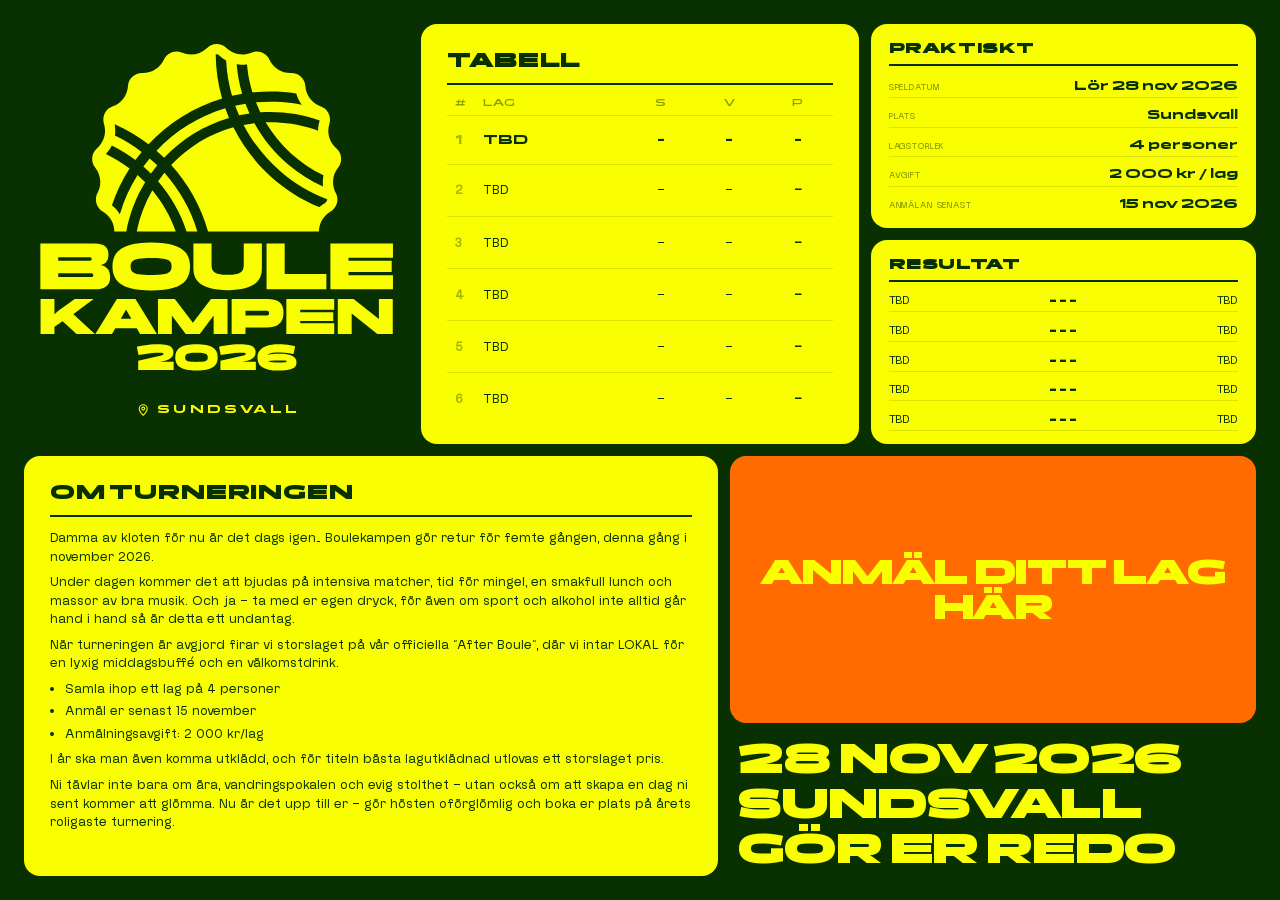
<file: index.html>
<!DOCTYPE html>
<html lang="sv">
<head>
  <meta charset="UTF-8">
  <meta name="viewport" content="width=device-width, initial-scale=1.0">
  <!-- Tonar iOS Safaris statusfält/verktygsfält i sidans färg -->
  <meta name="theme-color" content="#093000">
  <!-- Relativa sökvägar: sidan ligger både på boulekampen.se och under en
       subpath i kundportalen. SVG:n väljs av moderna webbläsare, .ico är
       fallback och täcker klienter som blint hämtar /favicon.ico. -->
  <link rel="icon" href="favicon.ico" sizes="any">
  <link rel="icon" href="assets/favicon/favicon.svg" type="image/svg+xml">
  <link rel="apple-touch-icon" href="assets/favicon/apple-touch-icon.png">
  <link rel="preload" as="image" href="assets/images/boule-cursor.webp">
  <title>Boulekampen</title>
  <style>
    @font-face {
      font-family: 'Panchang';
      src: url('assets/fonts/Panchang-Variable.ttf') format('truetype');
      font-weight: 100 900;
    }
    @font-face {
      font-family: 'NewBlack';
      src: url('assets/fonts/NewBlackTypeface-Regular.ttf') format('truetype');
      font-weight: normal;
    }

    *, *::before, *::after {
      box-sizing: border-box;
      margin: 0;
      padding: 0;
      cursor: none;
    }

    /* Ritas i full storlek och skalas NER i viloläge — uppskalning av en
       liten bild ger mjuka, suddiga kanter när den växer. */
    .cursor {
      position: fixed;
      width: 36px;
      height: 36px;
      pointer-events: none;
      transform: translate(-50%, -50%) scale(0.5);
      z-index: 9999;
      transition: transform 0.3s cubic-bezier(0.22, 1, 0.36, 1),
                  opacity 0.25s linear;
      opacity: 0;
    }
    /* Klotet bor i ett eget lager: .cursor äger position och skala, klotet
       äger rullningen — annars skriver de över varandras transform. */
    .cursor-ball {
      display: block;
      width: 100%;
      height: 100%;
      background: url('assets/images/boule-cursor.webp') center / contain no-repeat;
      border-radius: 50%;
      filter: drop-shadow(0 2px 5px rgba(0, 0, 0, 0.45));
      will-change: transform;
    }
    .cursor.is-live { opacity: 1; }
    .cursor.is-hot  { transform: translate(-50%, -50%) scale(1); }
    /* Göms medan man skriver. Ligger sist så den vinner över .is-live. */
    .cursor.is-idle { opacity: 0; }

    /* ── Load animation ── */
    @keyframes fade-up {
      from { opacity: 0; transform: translateY(24px); }
      to   { opacity: 1; transform: translateY(0); }
    }

    .anim { opacity: 0; }
    .anim.in {
      animation: fade-up 0.6s cubic-bezier(0.22, 1, 0.36, 1) forwards;
    }

    /* Tangentbordsfokus */
    :focus-visible {
      outline: 3px solid #f9ff00;
      outline-offset: 4px;
      border-radius: 4px;
    }

    @media (prefers-reduced-motion: reduce) {
      *, *::before, *::after {
        animation-duration: 0.001ms !important;
        animation-delay: 0s !important;
        transition-duration: 0.001ms !important;
        transition-delay: 0s !important;
      }
      .anim { opacity: 1; }
    }

    html, body {
      width: 100%;
      height: 100%;
      overflow: hidden;
      background: #093000;
    }

    body {
      display: flex;
      flex-direction: column;
      padding: 24px;
      height: 100vh;
      width: 100vw;
    }

    /* ── Logo slot ── */
    .logo-slot {
      flex: 1;
      display: flex;
      flex-direction: column;
      align-items: center;
      justify-content: center;
      gap: 12px;
      padding-bottom: clamp(14px, 3vh, 34px);
      min-width: 0;
      overflow: hidden;
    }

    .logo-slot > svg {
      width: 100%;
      flex: 1 1 0;
      min-height: 0;
      fill: #f9ff00;
    }

    /* ── Ort under loggan ── */
    .place {
      display: flex;
      align-items: center;
      justify-content: center;
      gap: 0.55em;
      line-height: 1;
      flex-shrink: 0;
      font-family: 'Panchang', sans-serif;
      font-weight: 700;
      font-size: clamp(10px, 0.9vw, 14px);
      text-transform: uppercase;
      letter-spacing: 0.28em;
      color: #f9ff00;
    }
    .place span { margin-right: -0.28em; }

    .pin {
      width: 1.25em;
      height: 1.25em;
      flex-shrink: 0;
      /* Versaler saknar underlängder — nudge upp pin:en till samma optiska mitt */
      transform: translateY(-0.055em);
      fill: none;
      stroke: currentColor;
      stroke-width: 1.8;
      stroke-linecap: round;
      stroke-linejoin: round;
    }

    /* ── Card grid ── */
    .grid {
      display: flex;
      flex-direction: column;
      gap: 12px;
      flex: 1;
      min-height: 0;
    }

    .row {
      display: flex;
      gap: 12px;
      flex: 1;
      min-height: 0;
    }

    /* ── Base card ── */
    .card {
      background: #f9ff00;
      color: #093000;
      border-radius: 16px;
      padding: 22px 26px 20px;
      display: flex;
      flex-direction: column;
      overflow: hidden;
      min-width: 0;
    }

    .card-title {
      font-family: 'Panchang', sans-serif;
      font-weight: 800;
      font-size: clamp(13px, 1.6vw, 22px);
      text-transform: uppercase;
      letter-spacing: 0.04em;
      padding-bottom: 10px;
      margin-bottom: 12px;
      border-bottom: 2px solid #093000;
      flex-shrink: 0;
    }

    .card-body {
      font-family: 'NewBlack', sans-serif;
      font-size: clamp(14px, 1.4vw, 20px);
      flex: 1;
      min-height: 0;
      overflow: hidden;
      display: flex;
      flex-direction: column;
    }

    /* ── Top row: 3 equal columns ── */
    .row-top > .card,
    .row-top > .stack { flex: 1; }

    /* Tredje kolumnen är två kort ovanpå varandra */
    .stack {
      display: flex;
      flex-direction: column;
      gap: 12px;
      min-width: 0;
      min-height: 0;
    }

    .stack .card {
      flex: 1;
      padding: 15px 18px 13px;
    }

    .stack .card-title {
      font-size: clamp(11px, 1.15vw, 17px);
      padding-bottom: 6px;
      margin-bottom: 8px;
    }

    .stack .card-body    { font-size: clamp(10px, 0.92vw, 14px); }
    .stack .result-list  { justify-content: space-between; }
    .stack .result-item  { padding: 2px 0; }
    .stack .result-score { font-size: clamp(11px, 0.92vw, 14px); }


    /* ── Bottom row: 55 / 45 ── */
    .card-schedule { flex: 55; }

    .date-slot {
      flex: 45;
      display: flex;
      flex-direction: column;
      gap: 12px;
      min-width: 0;
    }

    /* ── Alex kikar upp bakom anmäl-knappen vid hover ── */
    .cta-slot {
      position: relative;
      display: flex;
      flex: 1;
      min-height: 0;
    }

    .cta-pop {
      display: none;
      position: absolute;
      left: 50%;
      bottom: 100%;          /* underkanten i höjd med knappens överkant */
      z-index: 1;            /* under knappen, över korten ovanför */
      height: clamp(130px, 20vh, 230px);
      width: auto;
      pointer-events: none;
      transform: translate(-50%, 100%);   /* nedskjuten, gömd bakom knappen */
      /* Knappen är det enda som döljer honom, så han får inte synas medan
         den fortfarande tonar in — eller när den tonas ned som stängd. */
      opacity: 0;
      transition: transform 0.42s cubic-bezier(0.34, 1.45, 0.5, 1),
                  opacity 0.2s linear;
      will-change: transform;
    }
    .cta-slot.is-ready .cta-pop { opacity: 1; }

    .anmal-btn {
      flex: 1;
      position: relative;
      z-index: 2;
      display: flex;
      align-items: center;
      justify-content: center;
      background: #ff6b00;
      color: #f9ff00;
      transition: background 0.3s cubic-bezier(0.22, 1, 0.36, 1),
                  color 0.3s cubic-bezier(0.22, 1, 0.36, 1);
      font-family: 'Panchang', sans-serif;
      font-weight: 800;
      font-size: clamp(16px, 2.8vw, 48px);
      text-transform: uppercase;
      letter-spacing: -0.01em;
      line-height: 1;
      border-radius: 16px;
      text-decoration: none;
      text-align: center;
      padding: 0 20px;
      min-height: 0;
    }

    @media (hover: hover) and (pointer: fine) and (min-width: 769px) {
      .cta-pop { display: block; }
      /* Hovern sitter på omslaget — CSS kan inte välja ett tidigare syskon */
      .cta-slot:hover .cta-pop { transform: translate(-50%, 22%); }
    }

    @media (prefers-reduced-motion: reduce) {
      .cta-pop { display: none; }
    }

    @media (hover: hover) and (pointer: fine) {
      /* Ingen lyftning: knappen kapades tidigare av .date-slot och det såg
         ut som att lådan försvann in i mellanrummet. */
      .anmal-btn:hover { background: #f9ff00; color: #093000; }
      .anmal-btn.is-closed { background: #093000; color: #f9ff00; opacity: .55; }
    }

    /* ═══════════════════════════════
       Sidövergång till anmälan
    ═══════════════════════════════ */
    .anmal-btn > span {
      display: block;
      transition: opacity 0.22s ease, transform 0.34s cubic-bezier(0.22, 1, 0.36, 1);
    }
    .anmal-btn.is-launching > span {
      opacity: 0;
      transform: translateY(-16px);
    }

    /* Cirkeln växer ur knappens mitt och tar över skärmen.
       Bara transform animeras — inget layoutarbete per bildruta. */
    .page-blob {
      position: fixed;
      border-radius: 50%;
      background: #f9ff00;
      pointer-events: none;
      z-index: 9998;
      transform: scale(0.02);
      will-change: transform;
    }

    .date-lines {
      display: flex;
      flex-direction: column;
      flex-shrink: 0;
      padding: 0 8px 6px;
    }

    .date-line {
      font-family: 'Panchang', sans-serif;
      font-weight: 800;
      font-size: clamp(24px, 3.35vw, 68px);
      color: #f9ff00;
      text-transform: uppercase;
      line-height: 1.05;
      letter-spacing: -0.01em;
    }


    /* ═══════════════════════════════
       Card 1 — Nästa match
    ═══════════════════════════════ */
    .match-teams {
      display: flex;
      align-items: center;
      justify-content: center;
      gap: 10px;
      flex: 1;
    }

    .match-team {
      font-family: 'Panchang', sans-serif;
      font-weight: 800;
      font-size: clamp(16px, 2.2vw, 32px);
      text-align: center;
      line-height: 1.1;
    }

    .match-vs {
      font-family: 'NewBlack', sans-serif;
      font-size: clamp(11px, 1vw, 15px);
      opacity: 0.45;
      flex-shrink: 0;
    }

    .match-meta {
      display: flex;
      gap: 20px;
      flex-shrink: 0;
      margin-top: 12px;
    }

    .meta-item {
      display: flex;
      flex-direction: column;
      gap: 2px;
    }

    .meta-label {
      font-family: 'NewBlack', sans-serif;
      font-size: 10px;
      text-transform: uppercase;
      letter-spacing: 0.12em;
      opacity: 0.5;
    }

    .meta-value {
      font-family: 'Panchang', sans-serif;
      font-weight: 700;
      font-size: clamp(13px, 1.4vw, 20px);
    }

    /* ═══════════════════════════════
       Kort — Praktiskt (sammanfattning)
    ═══════════════════════════════ */
    .facts {
      display: flex;
      flex-direction: column;
      flex: 1;
      justify-content: space-between;
    }

    .fact {
      display: flex;
      align-items: baseline;
      justify-content: space-between;
      gap: 10px;
      padding: 4px 0;
      border-bottom: 1px solid rgba(7, 30, 2, 0.12);
    }
    .fact:last-child { border-bottom: none; }

    .fact dt {
      font-size: clamp(8px, 0.68vw, 11px);
      text-transform: uppercase;
      letter-spacing: 0.1em;
      opacity: 0.5;
      white-space: nowrap;
    }

    .fact dd {
      font-family: 'Panchang', sans-serif;
      font-weight: 700;
      font-size: clamp(11px, 0.98vw, 15px);
      text-align: right;
      line-height: 1.2;
    }

    /* ═══════════════════════════════
       Card 2 — Tabell
    ═══════════════════════════════ */
    .standings-table {
      width: 100%;
      border-collapse: collapse;
      flex: 1;
    }

    .standings-table thead th {
      font-family: 'Panchang', sans-serif;
      font-weight: 600;
      font-size: clamp(8px, 0.75vw, 11px);
      text-align: left;
      padding: 0 8px 6px 8px;
      opacity: 0.45;
      text-transform: uppercase;
      letter-spacing: 0.08em;
    }

    .standings-table thead th:not(:first-child):not(:nth-child(2)) {
      text-align: center;
    }

    .standings-table tbody tr {
      border-top: 1px solid rgba(7, 30, 2, 0.12);
    }

    .standings-table tbody td {
      padding: 7px 8px;
      font-family: 'NewBlack', sans-serif;
      font-size: clamp(11px, 1vw, 14px);
      vertical-align: middle;
    }

    .standings-table tbody td:not(:first-child):not(:nth-child(2)) {
      text-align: center;
    }

    .td-rank {
      font-family: 'Panchang', sans-serif;
      font-weight: 600;
      opacity: 0.35;
      width: 22px;
      font-size: clamp(10px, 0.85vw, 12px);
    }

    .td-pts {
      font-family: 'Panchang', sans-serif;
      font-weight: 800;
      font-size: clamp(13px, 1.2vw, 17px);
    }

    .standings-table tbody tr:first-child td {
      font-family: 'Panchang', sans-serif;
      font-weight: 700;
    }

    /* ═══════════════════════════════
       Card 3 — Resultat
    ═══════════════════════════════ */
    .result-list {
      display: flex;
      flex-direction: column;
      gap: 0;
      flex: 1;
    }

    .result-item {
      display: grid;
      grid-template-columns: 1fr auto 1fr;
      align-items: center;
      padding: 7px 0;
      border-bottom: 1px solid rgba(7, 30, 2, 0.12);
      gap: 8px;
    }

    .result-home { text-align: left; }
    .result-away { text-align: right; }

    .result-score {
      font-family: 'Panchang', sans-serif;
      font-weight: 800;
      font-size: clamp(13px, 1.4vw, 19px);
      text-align: center;
      white-space: nowrap;
    }

    .result-date {
      font-size: 10px;
      opacity: 0.4;
      letter-spacing: 0.05em;
    }

    /* ═══════════════════════════════
       Card 4 — Spelschema
    ═══════════════════════════════ */
    .schedule-list {
      display: flex;
      flex-direction: column;
      flex: 1;
    }

    .schedule-item {
      display: flex;
      align-items: center;
      gap: 14px;
      padding: 8px 0;
      border-bottom: 1px solid rgba(7, 30, 2, 0.12);
    }

    .schedule-time {
      font-family: 'Panchang', sans-serif;
      font-weight: 700;
      font-size: clamp(12px, 1.2vw, 17px);
      min-width: 72px;
      flex-shrink: 0;
    }

    .schedule-teams {
      flex: 1;
      font-size: clamp(11px, 1vw, 14px);
    }

    .schedule-detail {
      font-size: 11px;
      opacity: 0.4;
      white-space: nowrap;
      text-align: right;
    }

    /* ═══════════════════════════════
       Card 5 — Om turneringen
    ═══════════════════════════════ */
    /* Om-texten är lång och kortet har fast höjd. Storleken är satt så att
       hela texten ryms; på riktigt låga fönster scrollar kortet hellre än
       att kapa de sista styckena tyst. */
    .about-text {
      line-height: 1.45;
      font-size: clamp(12px, 1.15vw, 18px);
      flex-shrink: 0;
    }

    .card-schedule .card-body {
      overflow-y: auto;
      scrollbar-width: thin;
      scrollbar-color: rgba(7, 30, 2, 0.25) transparent;
    }

    .about-text p + p, .about-text p + ul, .about-text ul + p {
      margin-top: 7px;
    }

    .about-text ul {
      padding-left: 1.2em;
      margin-top: 8px;
    }

    .about-text li + li {
      margin-top: 4px;
    }

    .about-stats {
      display: flex;
      gap: 24px;
      margin-top: auto;
      padding-top: 16px;
    }

    .stat {
      display: flex;
      flex-direction: column;
      gap: 2px;
    }

    .stat-num {
      font-family: 'Panchang', sans-serif;
      font-weight: 800;
      font-size: clamp(28px, 3.5vw, 52px);
      line-height: 1;
    }

    .stat-label {
      font-family: 'NewBlack', sans-serif;
      font-size: 10px;
      text-transform: uppercase;
      letter-spacing: 0.1em;
      opacity: 0.5;
    }

    /* Låga desktopfönster — dra ihop luften innan något behöver scrollas */
    @media (min-width: 769px) and (max-height: 860px) {
      .card { padding: 16px 20px 14px; }
      .card-title { padding-bottom: 7px; margin-bottom: 8px; }
      .standings-table tbody td { padding: 3px 8px; }
      .stack .card { padding: 11px 14px 9px; }
      .stack .card-title { font-size: clamp(10px, 1vw, 14px); padding-bottom: 4px; margin-bottom: 5px; }
      .stack .card-body { font-size: clamp(9px, 0.82vw, 12px); }
      .stack .result-score { font-size: clamp(10px, 0.82vw, 12px); }
      .stack .fact { padding: 0; }
      .stack .fact dd { font-size: clamp(10px, 0.85vw, 13px); }
      .stack .result-item { padding: 0; }
      .result-item   { padding: 3px 0; }
      .schedule-item { padding: 4px 0; }
    }

    /* ═══════════════════════════════
       Mobile
    ═══════════════════════════════ */
    @media (max-width: 768px) {
      *, *::before, *::after { cursor: auto; }
      .cursor { display: none; }

      html, body {
        height: auto;
        overflow-y: auto;
        overflow-x: hidden;
      }

      body {
        padding: 16px;
        height: auto;
        width: 100%;
        gap: 10px;
      }

      .grid {
        gap: 10px;
        flex: none;
      }

      .row {
        flex-direction: column;
        flex: none;
        gap: 10px;
      }

      /* Cards: auto height, not flex-grow */
      .card {
        flex: none;
        min-height: 0;
        overflow: visible;
        padding: 18px 20px 16px;
      }

      .card-body {
        font-size: 15px;
        overflow: visible;
        min-height: 0;
      }

      .card-title {
        font-size: 18px;
      }

      /* Logo */
      .logo-slot {
        flex: none;
        height: 244px;
        margin-top: clamp(18px, 7vw, 44px);
        padding-bottom: 24px;
      }

      /* ── Läsordning på mobil ──
         Raderna och datumspalten löses upp så att alla kort blir syskon
         under .grid och kan ordnas fritt. Ordningen följer hur man läser
         en affisch: vad, när, anmäl — och först därefter detaljerna. */
      .row-top,
      .row-bottom,
      .date-slot,
      .cta-slot { display: contents; }

      .logo-slot     { order: 1; }
      .date-lines    { order: 2; }
      .anmal-btn     { order: 3; }
      .card-schedule { order: 4; flex: none; }
      .card-tabell   { order: 5; }
      .stack         { order: 6; gap: 10px; }

      /* Trappningen följer den nya ordningen. Allt under vikten avslöjas
         vid scroll, så de delayerna hålls korta. */
      .date-line:nth-child(1) { animation-delay: .12s !important; }
      .date-line:nth-child(2) { animation-delay: .17s !important; }
      .date-line:nth-child(3) { animation-delay: .22s !important; }
      .anmal-btn              { animation-delay: .28s !important; }
      .card-schedule,
      .card-tabell,
      .stack .card:nth-child(1) { animation-delay: .1s !important; }
      .stack .card:nth-child(2) { animation-delay: .18s !important; }

      .anmal-btn {
        flex: none;
        min-height: 100px;
        font-size: 28px;
        border-radius: 14px;
      }

      .date-line {
        font-size: 8.6vw;
      }

      .place {
        font-size: 11px;
        letter-spacing: 0.24em;
      }
      .place span { margin-right: -0.24em; }

      /* Match card */
      .match-teams { flex: none; margin-bottom: 12px; }
      .match-team { font-size: 20px; }

      /* Standings table */
      .standings-table td,
      .standings-table th { font-size: 13px; padding: 5px 6px; }

      /* Results */
      .result-score { font-size: 16px; }
      .result-home, .result-away { font-size: 12px; }

      /* Schedule */
      .schedule-time { font-size: 15px; width: 38px; }
      .schedule-teams { font-size: 13px; }
      .schedule-detail { font-size: 10px; }

      /* About */
      .about-text { font-size: 15px; line-height: 1.5; }
      .card-schedule .card-body { overflow-y: visible; }
    }
  </style>
  <noscript><style>.anim { opacity: 1; }</style></noscript>
</head>
<body>

  <div class="cursor" id="cursor"><span class="cursor-ball"></span></div>

  <div class="grid">

    <!-- ── Top row ── -->
    <div class="row row-top">

      <!-- Logo -->
      <div class="logo-slot anim" style="animation-delay:.05s">
        <svg role="img" aria-label="Boulekampen 2026" xmlns="http://www.w3.org/2000/svg" viewBox="0 0 1000 1000">
          <g id="c" data-name="ZG94JK">
            <g>
              <path d="M541.889,196.021c-9.049-31.692-14.363-63.534-16.038-96.408-6.777-3.925-13.003-8.434-18.636-13.879-2.732-2.547-6.359-3.559-9.875-2.515.534,40.886,6.28,80.588,17.52,120.039-76.581,23.207-145.626,66.071-200.741,124.673-28.811-21.811-59.4-40.051-92.374-54.529,1.924,10.644,2.281,20.74.699,31.075,25.829,12.427,50.082,27.141,73.07,44.521l-17.234,22.166c-20.055-15.125-41.365-28.235-64.269-39.579-4.255,8.526-9.595,16.049-16.361,23.157,23.151,11.171,44.389,24.018,64.779,39.525-20.081,31.412-36.158,64.775-48.189,100.43,8.627,6.766,15.634,14.818,21.638,24.365,11.216-37.879,27.241-73.192,47.948-106.27.057-.171.687-.422,1.02-.126,6.422,5.717,13.826,12.738,20.113,19.261-25.087,41.295-42.484,86.229-51.432,133.853l-32.543.012c-.103-22.573-12.277-43.229-31.689-54.36-17.568-10.517-23.677-32.853-14.081-50.866,11.926-22.387,9.093-49.447-6.647-69.212-12.425-15.602-10.5-38.731,4.62-51.856,19.061-16.546,27.179-42.483,19.481-66.859-6.02-19.063,3.57-40.463,22.761-47.305,24.331-8.675,41.018-30.492,42.714-56.417,1.326-20.274,19.047-35.588,39.165-35.031,25.471.704,48.296-13.941,58.987-36.834,8.317-17.81,29.769-26.646,48.057-19.031,23.961,9.978,50.897,5.286,69.683-12.803,14.181-13.655,37.469-13.88,51.791-.15,18.339,17.58,45.026,23.211,68.622,13.286,19.084-8.027,40.926.461,49.665,19.23,10.611,22.791,33.713,37.015,58.998,36.348,19.783-.522,37.377,14.664,38.724,34.579,1.755,25.961,18.075,47.974,42.59,56.7,19.239,6.847,29.079,28.216,22.965,47.471-7.767,24.462.618,50.452,19.6,66.966,16.051,13.964,16.299,37.4,3.488,53.423-15.752,19.702-16.697,46.702-5.226,68.587,9.296,17.737,2.496,39.69-14.498,49.735-11.361,6.715-20.233,16.147-25.773,28.184-3.598,7.817-5.644,15.915-5.876,24.62l-.036,1.368c-.007.273-.67.224-1.32.224l-301.188-.048c-19.263-67.25-53.499-128.819-100.542-180.897,46.282-49.065,104.848-84.745,169.524-102.897,25.768,51.147,60.326,96.36,102.577,134.527,38.741,34.921,82.94,62.882,131.051,82.831.973.157,1.478-.22,2.156-.831,4.696-4.236,9.703-7.782,15.109-11.029,3.113-1.87,4.862-4.854,5.059-8.681.03-.584-.881-1.043-1.72-1.365-45.203-17.386-86.967-42.349-123.919-73.809-42.017-35.881-76.714-79.301-102.314-128.397l29.377-4.661c24.425,44.286,56.738,83.18,95.484,115.344,27.604,22.836,57.976,41.856,90.526,56.556.482.218.939.366,1.208.453.241.078.088-1.008.06-1.262l-.072-.659-.072-.688c-.807-7.71-.628-15.307.595-22.97l.646-4.046c.01-.062.021-.367.03-.595-65.317-31.699-120.192-82.067-157.394-144.319l1.232-.219c.145-.026.591-.074.783-.078,41.91-.886,86.085,4.512,125.724,17.903l10.324,3.488.53.191,2.721.997.626.23c.145.053.544.194.581.079.056-.174.187-.796.191-1.154.09-8.795,1.677-18.093,4.435-26.784-52.059-18.519-106.879-25.876-162.089-22.076l-11.777-27.193c23.619-2.24,46.079-2.314,68.853-.892l.837.083.783.06c17.716,1.358,36.425,3.816,53.689,7.198.446.087.838-.101.76-.177-6.802-9.185-11.891-19.451-14.944-30.734-39.279-6.034-78.917-6.991-118.348-2.868-.484.051-.931.062-1.153.037s-.354-.61-.478-1.022c-5.936-19.633-10.504-39.437-12.807-59.842l-1.514-13.416-.17-1.592c-.033-.307-.763-.163-1.19-.117l-.739.079c-6.574.703-13.066.922-19.646.13l-4.752-.572-.651-.082-.776-.098c-.143-.018-.167.339-.272.778,2.229,27.025,7.152,53.52,14.798,79.738l-27.6,5.6Z"/>
              <path d="M388.318,565.769l-106.298.014c8.034-39.461,22.188-76.767,42.515-111.991,27.526,33.292,49.011,70.668,63.783,111.977Z"/>
              <path d="M533.605,256.208c-67.725,20.026-128.344,57.287-177.011,108.407l-20.708-18.958c51.367-54.154,115.798-94.141,187.505-115.711l10.214,26.262Z"/>
              <path d="M417.946,565.841c-16.667-50.418-42.866-96.592-77.692-136.8l17.197-22.955c41.057,46.138,71.664,100.057,89.876,159.594l-29.381.161Z"/>
              <polygon points="589.482 243.987 561.074 249.146 550.552 222.752 578.452 217.345 589.482 243.987"/>
              <polygon points="320.8 407.996 300.088 388.721 317.293 366.617 337.98 385.617 320.8 407.996"/>
            </g>
          </g>
          <g>
            <path d="M166.156,723.859H19.143v-124.861h147.013c7.566,0,14.249.916,20.048,2.747,5.795,1.831,10.344,4.943,13.64,9.337,3.295,4.394,4.942,10.375,4.942,17.942,0,9.766-2.411,16.966-7.231,21.604-4.823,4.64-12.054,7.446-21.695,8.422v-2.747c10.862,1.465,19.161,4.732,24.9,9.795,5.735,5.066,8.604,13.212,8.604,24.441,0,8.178-1.711,14.709-5.126,19.589-3.418,4.883-8.362,8.394-14.829,10.527-6.471,2.137-14.221,3.204-23.252,3.204ZM151.876,635.98h-84.034v9.887h84.034c1.707,0,3.081-.184,4.12-.55,1.036-.366,1.799-.916,2.288-1.647.487-.733.733-1.709.733-2.93,0-1.707-.581-2.929-1.739-3.661-1.161-.733-2.961-1.099-5.401-1.099ZM155.721,680.103h-87.879v9.886h87.879c2.441,0,4.362-.242,5.767-.732,1.401-.486,2.105-1.891,2.105-4.212,0-2.197-.704-3.569-2.105-4.119-1.405-.55-3.327-.824-5.767-.824Z"/>
            <path d="M321.591,726.606c-24.9,0-45.13-2.352-60.691-7.049-15.562-4.698-26.975-11.869-34.236-21.512-7.263-9.641-10.893-21.847-10.893-36.616,0-14.889,3.63-27.124,10.893-36.707,7.26-9.581,18.674-16.72,34.236-21.42,15.561-4.698,35.792-7.049,60.691-7.049s45.281,2.351,60.782,7.049c15.499,4.7,26.881,11.839,34.144,21.42,7.26,9.583,10.894,21.818,10.894,36.707,0,14.769-3.634,26.975-10.894,36.616-7.263,9.643-18.645,16.814-34.144,21.512-15.501,4.696-35.763,7.049-60.782,7.049ZM321.591,684.497c11.105,0,20.259-.367,27.461-1.099,7.2-.732,12.844-1.951,16.936-3.662,4.087-1.707,6.957-4.056,8.604-7.047,1.647-2.99,2.471-6.743,2.471-11.26,0-4.636-.824-8.45-2.471-11.443-1.647-2.989-4.517-5.338-8.604-7.049-4.092-1.707-9.735-2.897-16.936-3.57-7.203-.668-16.357-1.006-27.461-1.006-14.77,0-26.244.64-34.42,1.922-8.178,1.281-13.885,3.602-17.118,6.958-3.235,3.357-4.852,8.087-4.852,14.188s1.617,10.833,4.852,14.189c3.232,3.358,8.94,5.675,17.118,6.957,8.176,1.281,19.649,1.923,34.42,1.923Z"/>
            <path d="M573.875,657.035v-58.037h49.431v68.839c0,14.036-3.876,25.328-11.625,33.869-7.752,8.545-18.615,14.739-32.589,18.583-13.977,3.844-30.363,5.767-49.157,5.767-18.675,0-35.031-1.923-49.065-5.767-14.037-3.844-24.93-10.038-32.68-18.583-7.752-8.541-11.626-19.833-11.626-33.869v-68.839h49.432v58.037c0,7.08,1.493,12.572,4.486,16.478,2.989,3.907,7.717,6.621,14.188,8.147,6.469,1.527,14.89,2.289,25.266,2.289,10.495,0,18.949-.761,25.356-2.289,6.407-1.525,11.105-4.24,14.097-8.147,2.989-3.906,4.486-9.397,4.486-16.478Z"/>
            <path d="M685.552,681.751h113.693v42.108h-163.125v-124.861h49.432v82.753Z"/>
            <path d="M980.857,723.859h-170.631v-124.861h170.631v38.447h-121.199v8.238h117.721v31.123h-117.721v8.605h121.199v38.446Z"/>
          </g>
          <g>
            <path d="M57.479,845.796H19.65v-95.552h37.829v95.552ZM112.961,750.244h51.419l-72.996,54.221-4.903,1.82-42.593,29.283-2.662-29.002,26.9-24.658,44.834-31.664ZM102.593,785.69l65.15,60.105h-50.018l-45.114-42.032,29.983-18.074Z"/>
            <path d="M267.078,750.244l-1.122,6.165-51.418,89.387h-45.395l58.704-95.552h39.23ZM305.045,829.964h-101.156v-25.92h101.156v25.92ZM291.176,845.796l-51.419-89.387-.561-6.165h39.23l58.704,95.552h-45.954Z"/>
            <path d="M377.76,845.796h-37.829v-95.552h45.955l49.317,64.589,49.317-64.589h45.114v95.552h-37.829v-50.578l-37.829,50.578h-38.388l-37.829-50.718v50.718Z"/>
            <path d="M540.841,845.796v-95.552h98.914c5.884,0,11.419.584,16.603,1.751,5.183,1.169,9.713,3.107,13.59,5.815,3.875,2.709,6.911,6.422,9.107,11.138,2.194,4.717,3.292,10.671,3.292,17.863,0,10.088-1.915,18.122-5.744,24.098-3.831,5.979-8.945,10.252-15.342,12.82-6.399,2.57-13.568,3.853-21.506,3.853h-61.086v18.214h-37.829ZM634.992,782.468h-56.322v12.89h56.322c2.429,0,4.39-.467,5.886-1.401,1.493-.933,2.241-2.614,2.241-5.044,0-2.708-.749-4.459-2.241-5.254-1.496-.793-3.457-1.191-5.886-1.191Z"/>
            <path d="M820.63,845.796h-130.578v-95.552h130.578v29.422h-92.75v6.305h90.088v23.818h-90.088v6.585h92.75v29.422Z"/>
            <path d="M868.266,845.796h-37.829v-95.552h43.013l69.072,54.36v-54.36h37.828v95.552h-42.032l-70.052-55.902v55.902Z"/>
          </g>
          <g>
            <path d="M354.953,899.934c0-.801-.335-1.453-1.003-1.953-.668-.501-1.787-.852-3.357-1.052-1.57-.201-3.791-.301-6.664-.301-5.946,0-12.292.318-19.038.952-6.749.635-13.395,1.438-19.941,2.405-6.549.968-12.56,2.022-18.037,3.156l-4.71-22.546c5.678-1.336,11.725-2.521,18.138-3.557,6.413-1.034,12.909-1.87,19.49-2.505,6.579-.634,12.942-.952,19.089-.952,10.153,0,18.403.77,24.75,2.305,6.346,1.537,10.988,3.908,13.929,7.115,2.938,3.207,4.409,7.315,4.409,12.325,0,4.745-1.037,8.685-3.107,11.824-2.071,3.142-5.346,5.762-9.82,7.866-4.476,2.104-10.321,3.993-17.537,5.661l-38.479,8.918v-5.411c3.007-.333,6.53-.652,10.572-.952,4.042-.301,8.317-.584,12.826-.852,4.509-.266,8.984-.484,13.428-.651,4.442-.166,8.601-.251,12.476-.251h20.242v22.045h-96.599v-24.951l63.231-14.63c1.403-.333,2.521-.666,3.356-1.001.835-.334,1.437-.734,1.804-1.203.367-.466.552-1.067.552-1.804Z"/>
            <path d="M502.856,909.354c0,6.079-1.101,11.358-3.307,15.832-2.204,4.477-5.628,8.184-10.271,11.124-4.645,2.941-10.64,5.127-17.988,6.563-7.349,1.437-16.133,2.155-26.354,2.155s-19.005-.718-26.354-2.155c-7.349-1.436-13.344-3.622-17.986-6.563-4.645-2.939-8.067-6.646-10.272-11.124-2.204-4.474-3.307-9.753-3.307-15.832s1.103-11.357,3.307-15.833c2.205-4.475,5.627-8.182,10.272-11.123,4.642-2.939,10.638-5.126,17.986-6.564,7.349-1.436,16.133-2.155,26.354-2.155s19.005.719,26.354,2.155c7.348,1.438,13.343,3.624,17.988,6.564,4.642,2.941,8.067,6.647,10.271,11.123,2.205,4.476,3.307,9.755,3.307,15.833ZM475.8,909.354c0-3.34-.886-5.928-2.655-7.766-1.771-1.836-4.878-3.107-9.32-3.808-4.443-.701-10.739-1.052-18.889-1.052-8.083,0-14.363.351-18.838,1.052-4.476.701-7.601,1.972-9.369,3.808-1.771,1.838-2.656,4.427-2.656,7.766s.885,5.93,2.656,7.765c1.769,1.839,4.893,3.107,9.369,3.808,4.475.701,10.755,1.052,18.838,1.052,8.15,0,14.446-.351,18.889-1.052,4.442-.701,7.549-1.969,9.32-3.808,1.769-1.836,2.655-4.425,2.655-7.765Z"/>
            <path d="M579.213,899.934c0-.801-.335-1.453-1.003-1.953-.668-.501-1.787-.852-3.357-1.052-1.57-.201-3.791-.301-6.664-.301-5.946,0-12.292.318-19.038.952-6.749.635-13.395,1.438-19.941,2.405-6.549.968-12.56,2.022-18.037,3.156l-4.71-22.546c5.678-1.336,11.725-2.521,18.138-3.557,6.413-1.034,12.909-1.87,19.49-2.505,6.579-.634,12.942-.952,19.089-.952,10.153,0,18.403.77,24.75,2.305,6.346,1.537,10.988,3.908,13.929,7.115,2.938,3.207,4.409,7.315,4.409,12.325,0,4.745-1.037,8.685-3.107,11.824-2.071,3.142-5.346,5.762-9.82,7.866-4.476,2.104-10.321,3.993-17.537,5.661l-38.479,8.918v-5.411c3.007-.333,6.53-.652,10.572-.952,4.042-.301,8.317-.584,12.826-.852,4.509-.266,8.984-.484,13.428-.651,4.442-.166,8.601-.251,12.476-.251h20.242v22.045h-96.599v-24.951l63.231-14.63c1.403-.333,2.521-.666,3.356-1.001.835-.334,1.437-.734,1.804-1.203.367-.466.552-1.067.552-1.804Z"/>
            <path d="M669.598,917.671c-7.483,0-14.73.4-21.745,1.203-7.015.801-13.695,1.803-20.041,3.005l-1.403-16.433c4.409-1.068,8.834-2.037,13.277-2.907,4.442-.867,9.201-1.569,14.28-2.104,5.075-.534,10.687-.801,16.834-.801,5.945,0,11.355.267,16.233.801,4.875.535,9.235,1.37,13.077,2.505,3.841,1.137,7.064,2.623,9.669,4.459,2.605,1.838,4.593,4.093,5.963,6.764,1.369,2.674,2.055,5.779,2.055,9.32,0,2.941-.535,5.579-1.604,7.916-1.068,2.339-2.79,4.376-5.16,6.113-2.372,1.738-5.479,3.156-9.32,4.259-3.842,1.101-8.517,1.937-14.029,2.505-5.511.566-11.974.851-19.389.851-10.622,0-19.575-.768-26.855-2.304-7.282-1.536-13.144-3.841-17.586-6.914-4.443-3.071-7.65-6.864-9.62-11.373-1.971-4.509-2.956-9.77-2.956-15.782,0-4.943.934-9.335,2.805-13.177,1.87-3.841,4.526-7.13,7.966-9.87,3.441-2.738,7.516-5.011,12.225-6.814,4.71-1.803,9.954-3.122,15.733-3.957,5.778-.834,11.907-1.253,18.388-1.253,6.012,0,11.757.235,17.236.701,5.477.468,10.621,1.087,15.432,1.855,4.809.768,9.119,1.62,12.926,2.555l-4.209,21.645c-3.341-.801-6.964-1.553-10.872-2.255-3.908-.701-8.335-1.285-13.277-1.753-4.945-.467-10.689-.701-17.236-.701-6.413,0-11.641.285-15.682.851-4.042.568-7.182,1.42-9.42,2.556-2.238,1.137-3.791,2.555-4.659,4.259-.87,1.704-1.303,3.693-1.303,5.963,0,2.672.433,4.909,1.303,6.713.867,1.804,2.421,3.207,4.659,4.209,2.238,1.001,5.394,1.72,9.47,2.155,4.074.435,9.319.651,15.732.651,4.943,0,8.901-.033,11.874-.1,2.971-.066,5.194-.2,6.664-.401,1.469-.2,2.438-.466,2.905-.801.467-.333.703-.767.703-1.303,0-.601-.251-1.103-.752-1.503-.501-.401-1.471-.685-2.907-.852-1.437-.166-3.541-.284-6.312-.351-2.774-.066-6.464-.1-11.073-.1Z"/>
          </g>
        </svg>
        <p class="place">
          <svg class="pin" viewBox="0 0 24 24" aria-hidden="true" focusable="false">
            <path d="M12 21.5c4.4-4.3 6.6-7.8 6.6-11a6.6 6.6 0 1 0-13.2 0c0 3.2 2.2 6.7 6.6 11Z"/>
            <circle cx="12" cy="10.4" r="2.5"/>
          </svg>
          <span>Sundsvall</span>
        </p>
      </div>

      <!-- Tabell -->
      <div class="card card-tabell anim" style="animation-delay:.15s">
        <div class="card-title">Tabell</div>
        <div class="card-body">
          <table class="standings-table">
            <thead>
              <tr>
                <th>#</th>
                <th>Lag</th>
                <th>S</th>
                <th>V</th>
                <th>P</th>
              </tr>
            </thead>
            <tbody>
              <tr>
                <td class="td-rank">1</td>
                <td>TBD</td>
                <td>–</td><td>–</td>
                <td class="td-pts">–</td>
              </tr>
              <tr>
                <td class="td-rank">2</td>
                <td>TBD</td>
                <td>–</td><td>–</td>
                <td class="td-pts">–</td>
              </tr>
              <tr>
                <td class="td-rank">3</td>
                <td>TBD</td>
                <td>–</td><td>–</td>
                <td class="td-pts">–</td>
              </tr>
              <tr>
                <td class="td-rank">4</td>
                <td>TBD</td>
                <td>–</td><td>–</td>
                <td class="td-pts">–</td>
              </tr>
              <tr>
                <td class="td-rank">5</td>
                <td>TBD</td>
                <td>–</td><td>–</td>
                <td class="td-pts">–</td>
              </tr>
              <tr>
                <td class="td-rank">6</td>
                <td>TBD</td>
                <td>–</td><td>–</td>
                <td class="td-pts">–</td>
              </tr>
            </tbody>
          </table>
        </div>
      </div>

      <!-- Praktiskt + Resultat -->
      <div class="stack">

        <div class="card anim" style="animation-delay:.24s">
          <div class="card-title">Praktiskt</div>
          <div class="card-body">
            <dl class="facts">
              <div class="fact"><dt>Speldatum</dt><dd>Lör 28 nov 2026</dd></div>
              <div class="fact"><dt>Plats</dt><dd>Sundsvall</dd></div>
              <div class="fact"><dt>Lagstorlek</dt><dd>4 personer</dd></div>
              <div class="fact"><dt>Avgift</dt><dd>2 000 kr / lag</dd></div>
              <div class="fact"><dt>Anmälan senast</dt><dd>15 nov 2026</dd></div>
            </dl>
          </div>
        </div>

        <!-- Resultat -->
        <div class="card anim" style="animation-delay:.32s">
          <div class="card-title">Resultat</div>
          <div class="card-body">
            <div class="result-list">
              <div class="result-item">
                <span class="result-home">TBD</span>
                <span class="result-score">– – –</span>
                <span class="result-away">TBD</span>
              </div>
              <div class="result-item">
                <span class="result-home">TBD</span>
                <span class="result-score">– – –</span>
                <span class="result-away">TBD</span>
              </div>
              <div class="result-item">
                <span class="result-home">TBD</span>
                <span class="result-score">– – –</span>
                <span class="result-away">TBD</span>
              </div>
              <div class="result-item">
                <span class="result-home">TBD</span>
                <span class="result-score">– – –</span>
                <span class="result-away">TBD</span>
              </div>
              <div class="result-item">
                <span class="result-home">TBD</span>
                <span class="result-score">– – –</span>
                <span class="result-away">TBD</span>
              </div>
            </div>
          </div>
        </div>

      </div><!-- /stack -->

    </div><!-- /row-top -->

    <!-- ── Bottom row ── -->
    <div class="row row-bottom">

      <!-- Om turneringen -->
      <div class="card card-schedule anim" style="animation-delay:.35s">
        <div class="card-title">Om turneringen</div>
        <div class="card-body">
          <div class="about-text">
            <p>Damma av kloten för nu är det dags igen… Boulekampen gör retur för femte gången, denna gång i november 2026.</p>
            <p>Under dagen kommer det att bjudas på intensiva matcher, tid för mingel, en smakfull lunch och massor av bra musik. Och ja – ta med er egen dryck, för även om sport och alkohol inte alltid går hand i hand så är detta ett undantag.</p>
            <p>När turneringen är avgjord firar vi storslaget på vår officiella "After Boule", där vi intar LOKAL för en lyxig middagsbuffé och en välkomstdrink.</p>
            <ul>
              <li>Samla ihop ett lag på 4 personer</li>
              <li>Anmäl er senast 15 november</li>
              <li>Anmälningsavgift: 2 000 kr/lag</li>
            </ul>
            <p>I år ska man även komma utklädd, och för titeln bästa lagutklädnad utlovas ett storslaget pris.</p>
            <p>Ni tävlar inte bara om ära, vandringspokalen och evig stolthet – utan också om att skapa en dag ni sent kommer att glömma. Nu är det upp till er – gör hösten oförglömlig och boka er plats på årets roligaste turnering.</p>
          </div>
        </div>
      </div>

      <!-- Datum / hype -->
      <div class="date-slot">
        <div class="cta-slot">
          <img class="cta-pop" src="assets/images/alex.png" alt="" aria-hidden="true" width="249" height="480">
          <a href="anmal.html" class="anmal-btn anim" style="animation-delay:.4s"><span>ANMÄL DITT LAG HÄR</span></a>
        </div>
        <div class="date-lines">
          <div class="date-line anim" style="animation-delay:.5s">28 NOV 2026</div>
          <div class="date-line anim" style="animation-delay:.6s">SUNDSVALL</div>
          <div class="date-line anim" style="animation-delay:.7s">GÖR ER REDO</div>
        </div>
      </div>

    </div><!-- /row-bottom -->

  </div><!-- /grid -->

  <script>
    const cursor = document.getElementById('cursor');
    const ball   = cursor.firstElementChild;

    // Klotet rullar åt det håll musen förs. Graderna per pixel är rejält
    // dämpade mot fysiskt korrekt rullning — den hade snurrat sönder bilden.
    const rolls = !window.matchMedia('(prefers-reduced-motion: reduce)').matches;
    let roll = 0, lastX = null;

    document.addEventListener('mousemove', e => {
      cursor.style.left = e.clientX + 'px';
      cursor.style.top  = e.clientY + 'px';
      if (rolls) {
        if (lastX !== null) {
          roll += (e.clientX - lastX) * 0.6;
          ball.style.transform = 'rotate(' + roll + 'deg)';
        }
        lastX = e.clientX;
      }
      cursor.classList.add('is-live'); // döljs tills musen faktiskt rörts
      cursor.classList.remove('is-idle');
    });

    // Lillen växer när den är över något klickbart
    const hotSel = 'a, button, input, label, select, textarea, [role="button"]';
    document.addEventListener('pointerover', e => {
      cursor.classList.toggle('is-hot', !!(e.target.closest && e.target.closest(hotSel)));
    }, { passive: true });

    // Skriver man göms markören — den skymmer annars texten
    document.addEventListener('keydown', function () {
      cursor.classList.add('is-idle');
    }, { passive: true });


    // Alex ligger bakom anmäl-knappen. Under inledningsanimationen är
    // knappen genomskinlig, så han skulle lysa igenom — visa honom först
    // när knappen tonat in klart.
    (function () {
      var slot = document.querySelector('.cta-slot');
      var btn  = document.querySelector('.anmal-btn');
      if (!slot || !btn) return;
      var ready = function () { slot.classList.add('is-ready'); };
      btn.addEventListener('animationend', ready, { once: true });
      setTimeout(ready, 2500);   // skyddsnät om animationen aldrig kör
    })();

    // ── Platstak ────────────────────────────────────────────────────────
    // Taket hålls av Apps Script på formuläret. Här läses bara läget för
    // att slippa skicka folk till en anmälan som är stängd.
    // Tom URL = av. Måste vara samma URL som i anmal.html.
    var COUNTER_URL = '';

    (function () {
      if (!COUNTER_URL) return;
      var cta = document.querySelector('.anmal-btn');
      if (!cta) return;

      var name = '__bkSlotsIdx';
      var el = document.createElement('script');
      var done = false;

      function cleanup() {
        try { delete window[name]; } catch (e) { window[name] = undefined; }
        if (el.parentNode) el.parentNode.removeChild(el);
      }
      window[name] = function (data) {
        done = true; cleanup();
        if (!data || data.open) return;
        cta.classList.add('is-closed');
        var slot = cta.closest('.cta-slot');
        if (slot) slot.classList.remove('is-ready');
        cta.querySelector('span').firstChild.nodeValue = 'FULLBOKAT';
        cta.setAttribute('aria-disabled', 'true');
      };
      el.onerror = function () { if (!done) cleanup(); };
      setTimeout(function () { if (!done) cleanup(); }, 6000);
      el.src = COUNTER_URL + (COUNTER_URL.indexOf('?') > -1 ? '&' : '?') +
               'callback=' + name + '&_=' + (+new Date());
      document.head.appendChild(el);
    })();

    // Sidövergång: blobben växer ur knappen, texten försvinner uppåt och
    // anmälningssidan tonar in bakom samma färg. Slöjan på nästa sida
    // triggas av en flagga i sessionStorage.
    (function () {
      const cta = document.querySelector('.anmal-btn');
      if (!cta) return;

      const reduced = window.matchMedia('(prefers-reduced-motion: reduce)');

      function flag() {
        try { sessionStorage.setItem('bk-cta-transition', '1'); } catch (e) {}
      }

      cta.addEventListener('click', function (e) {
        // Stängd anmälan: gå ingenstans
        if (cta.classList.contains('is-closed')) { e.preventDefault(); return; }
        // Låt webbläsaren sköta nytt fönster/flik och reducerad rörelse
        if (e.metaKey || e.ctrlKey || e.shiftKey || e.altKey || e.button !== 0) return;
        if (reduced.matches) { flag(); return; }

        e.preventDefault();
        cta.classList.add('is-launching');

        const r = cta.getBoundingClientRect();
        const cx = r.left + r.width / 2;
        const cy = r.top + r.height / 2;
        const start = 60;
        const far = Math.hypot(
          Math.max(cx, window.innerWidth - cx),
          Math.max(cy, window.innerHeight - cy)
        );

        const blob = document.createElement('div');
        blob.className = 'page-blob';
        blob.style.width = start + 'px';
        blob.style.height = start + 'px';
        blob.style.left = (cx - start / 2) + 'px';
        blob.style.top = (cy - start / 2) + 'px';
        document.body.appendChild(blob);

        const k = (far * 2) / start + 0.25;

        // Två parallella animationer: expansionen får sin egen kurva medan
        // färgen hinner landa på bakgrundsgrönt innan blobben täckt skärmen.
        // Då är sista bildrutan redan samma grön som nästa sida.
        blob.animate(
          [{ transform: 'scale(0.02)' }, { transform: 'scale(' + k.toFixed(2) + ')' }],
          { duration: 620, easing: 'cubic-bezier(0.62, 0, 0.28, 1)', fill: 'forwards' }
        );
        blob.animate(
          [{ backgroundColor: '#f9ff00' }, { backgroundColor: '#093000' }],
          { duration: 460, easing: 'ease-in', fill: 'forwards' }
        );

        flag();
        setTimeout(function () { location.href = cta.href; }, 540);
      });

      // Tillbaka via bakåtknappen kan återställa sidan ur bfcache — städa upp
      window.addEventListener('pageshow', function () {
        cta.classList.remove('is-launching');
        document.querySelectorAll('.page-blob').forEach(function (b) { b.remove(); });
      });
    })();

    // Om-texten fyller kortet. Kortet har fast höjd i desktop-läget, och
    // hur många rader texten tar beror på både bredd och höjd — därför mäts
    // största storlek som får plats istället för en gissad clamp.
    (function () {
      const body = document.querySelector('.card-schedule .card-body');
      const text = document.querySelector('.about-text');
      if (!body || !text) return;

      const locked = window.matchMedia('(min-width: 769px)');

      function fit() {
        if (!locked.matches) { text.style.fontSize = ''; return; }
        let lo = 11, hi = 22, best = lo;
        for (let i = 0; i < 12; i++) {
          const mid = (lo + hi) / 2;
          text.style.fontSize = mid + 'px';
          if (body.scrollHeight <= body.clientHeight) { best = mid; lo = mid; }
          else { hi = mid; }
        }
        text.style.fontSize = best.toFixed(1) + 'px';
        // Skyddsnät om mätningen hamnade snett
        for (let g = 0; g < 8 && body.scrollHeight > body.clientHeight && best > 10; g++) {
          best -= 0.5;
          text.style.fontSize = best.toFixed(1) + 'px';
        }
      }

      fit();
      addEventListener('resize', fit);
      locked.addEventListener('change', fit);
      // Fonterna ändrar radbrytningen — mät om när de laddat
      if (document.fonts && document.fonts.ready) document.fonts.ready.then(fit);
    })();

    // Reveal vid sidladdning och vid scroll. Samma animation och delays
    // som förut — skillnaden är att det som ligger under vikten på mobil
    // väntar tills man scrollar dit.
    (function () {
      const targets = document.querySelectorAll('.anim');
      const showAll = () => targets.forEach(el => el.classList.add('in'));

      if (!('IntersectionObserver' in window)) { showAll(); return; }

      // Desktop-affischen scrollar inte — då får ingen bottenmarginal
      // hindra sista raden från att triggas.
      const scrolls = document.documentElement.scrollHeight > window.innerHeight + 4;
      const io = new IntersectionObserver(entries => {
        entries.forEach(entry => {
          if (!entry.isIntersecting) return;
          entry.target.classList.add('in');
          io.unobserve(entry.target);
        });
      }, { threshold: 0, rootMargin: scrolls ? '0px 0px -10% 0px' : '0px' });

      targets.forEach(el => io.observe(el));

      // Skyddsnät: inget ska kunna bli hängande osynligt.
      window.addEventListener('load', () => setTimeout(showAll, 400));
      setTimeout(showAll, 1200);
    })();
  </script>
  <!-- Tabell och Resultat hämtas från poängsystemet när databasen är kopplad -->
  <script type="module" src="app/site.js"></script>

</body>
</html>
</file>
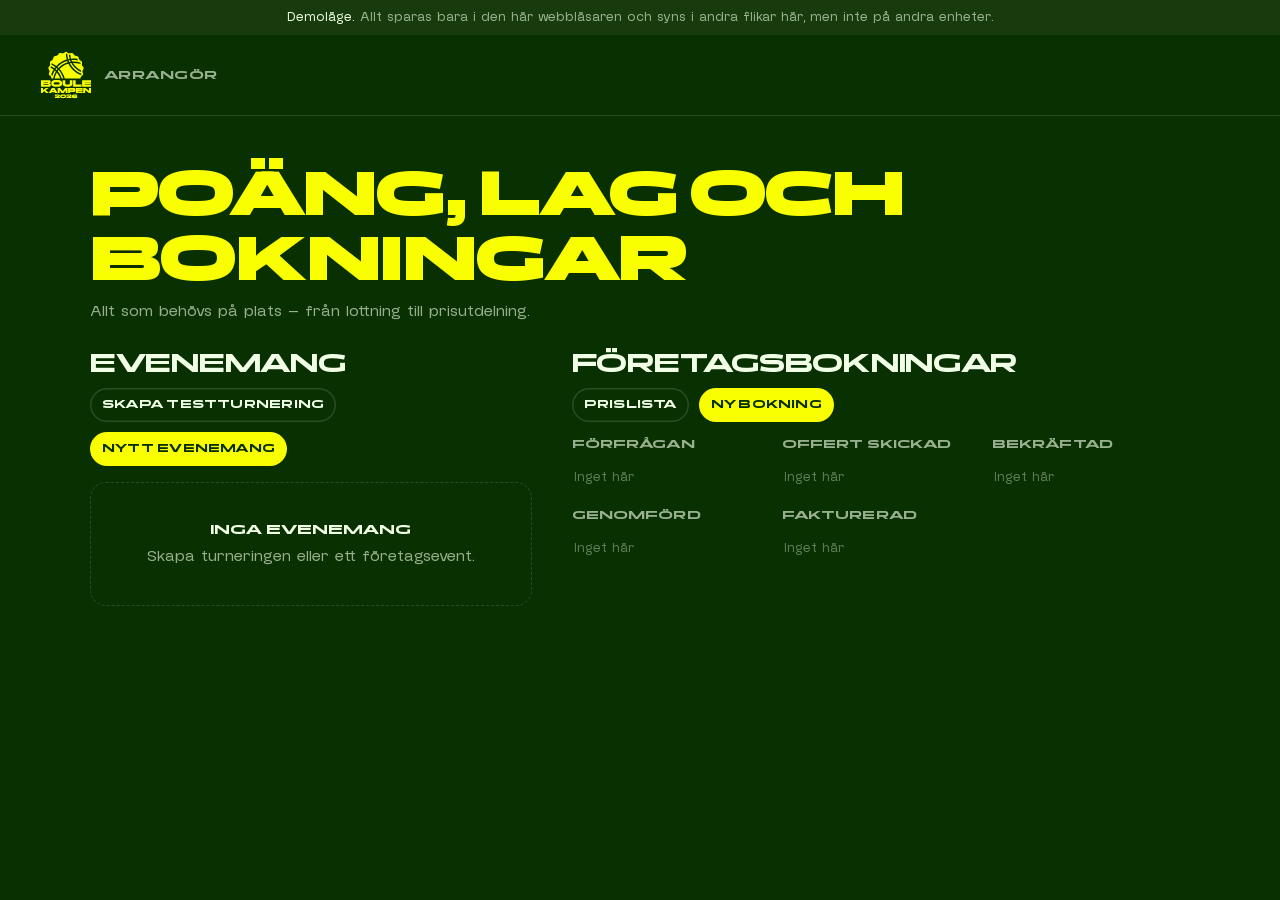
<file: admin/index.html>
<!DOCTYPE html>
<html lang="sv">
<head>
  <meta charset="UTF-8">
  <meta name="viewport" content="width=device-width, initial-scale=1.0, viewport-fit=cover">
  <meta name="theme-color" content="#093000">
  <meta name="robots" content="noindex">
  <link rel="icon" href="../assets/favicon/favicon.svg" type="image/svg+xml">
  <link rel="apple-touch-icon" href="../assets/favicon/apple-touch-icon.png">
  <title>Arrangör · Boulekampen</title>
  <link rel="stylesheet" href="../app/ui.css">
  <style>
    .top {
      display: flex;
      align-items: center;
      justify-content: space-between;
      gap: 16px;
      padding: 14px var(--pad);
      border-bottom: 1px solid var(--line);
      position: sticky;
      top: 0;
      z-index: 20;
      background: var(--bg);
    }
    .top .brand { display: flex; align-items: center; gap: 12px; text-decoration: none; }
    .top .brand .logo { width: 52px; }
    .top .brand span { font-family: var(--display); font-weight: 700; font-size: 12px; text-transform: uppercase; letter-spacing: 0.04em; color: var(--muted); }
    .crumbs { display: flex; gap: 8px; align-items: center; font-size: 14px; color: var(--muted); min-width: 0; }
    .crumbs a { text-decoration: none; color: var(--muted); }
    .crumbs a:hover { color: var(--ink); }
    .crumbs b { font-weight: normal; color: var(--ink); white-space: nowrap; overflow: hidden; text-overflow: ellipsis; }

    main { max-width: 1180px; margin: 0 auto; padding: clamp(20px, 4vw, 44px) var(--pad) 120px; }

    .hero { display: flex; justify-content: space-between; align-items: flex-end; gap: 20px; flex-wrap: wrap; margin-bottom: 26px; }
    .hero h1 { max-width: 16ch; overflow-wrap: anywhere; }
    .hero .sub { margin-top: 10px; color: var(--muted); display: flex; gap: 14px; flex-wrap: wrap; }

    .tabs-wrap { margin-bottom: 26px; position: sticky; top: 81px; z-index: 10; padding: 8px 0; background: var(--bg); }

    /* Hem */
    .home-grid { display: grid; gap: 40px; grid-template-columns: minmax(0, 1fr); }
    @media (min-width: 980px) { .home-grid { grid-template-columns: minmax(0, 5fr) minmax(0, 7fr); } }
    .list-row {
      display: grid;
      grid-template-columns: 1fr auto;
      gap: 4px 16px;
      align-items: center;
      padding: 16px 4px;
      border-top: 1px solid var(--line);
      text-decoration: none;
      transition: padding 0.3s var(--ease), background 0.3s;
      border-radius: 4px;
    }
    .list-row:hover { padding-left: 14px; background: var(--raise); }
    .list-row .name { font-family: var(--display); font-weight: 700; font-size: 15px; text-transform: uppercase; }
    .list-row .meta { grid-column: 1; font-size: 13px; color: var(--muted); display: flex; gap: 12px; flex-wrap: wrap; }
    .list-row .go { grid-row: 1 / span 2; grid-column: 2; transition: transform 0.3s var(--ease); }
    .list-row:hover .go { transform: translateX(4px); }

    .pipeline { display: grid; gap: 12px; grid-template-columns: repeat(auto-fill, minmax(190px, 1fr)); }
    .lane h3 { font-size: 12px; color: var(--muted); margin-bottom: 8px; display: flex; justify-content: space-between; }
    .lane .card {
      display: block;
      padding: 12px 14px;
      border-radius: 12px;
      background: var(--raise);
      text-decoration: none;
      margin-bottom: 8px;
      transition: transform 0.3s var(--ease), background 0.2s;
    }
    .lane .card:hover { transform: translateY(-2px); background: var(--raise-2); }
    .lane .card b { display: block; font-weight: normal; }
    .lane .card span { font-size: 12px; color: var(--muted); }
    .lane .none { font-size: 13px; color: var(--faint); padding: 10px 2px; }

    /* Översikt */
    .ov { display: grid; gap: 14px; grid-template-columns: minmax(0, 1fr); }
    @media (min-width: 900px) { .ov { grid-template-columns: minmax(0, 7fr) minmax(0, 5fr); } }
    .bigstats { display: flex; gap: clamp(20px, 5vw, 56px); flex-wrap: wrap; }
    .bigstats div { display: grid; }
    .bigstats .num { font-size: clamp(34px, 5vw, 56px); line-height: 1; color: var(--hi); }
    .bigstats > div > span:last-child { font-size: 13px; color: var(--muted); margin-top: 6px; }
    .links { display: grid; gap: 10px; }
    .link-card { display: grid; grid-template-columns: 72px minmax(0, 1fr); gap: 14px; align-items: center; padding: 10px; border-radius: 12px; background: rgba(0,0,0,.12); }
    .link-card .qr { width: 72px; }
    .link-card b { font-family: var(--display); font-size: 13px; text-transform: uppercase; font-weight: 700; }
    .link-card .u { font-size: 12px; color: var(--muted); overflow-wrap: anywhere; }
    .link-card .row { margin-top: 6px; }
    .progress { height: 6px; border-radius: 99px; background: var(--raise-2); overflow: hidden; margin-top: 18px; }
    .progress i { display: block; height: 100%; background: var(--hi); border-radius: 99px; transition: width 0.8s var(--ease); }

    /* Lagtabell */
    .ed-table { width: 100%; border-collapse: collapse; }
    .ed-table th { text-align: left; font-weight: normal; font-size: 12px; color: var(--faint); padding: 0 6px 8px; white-space: nowrap; }
    .ed-table td { padding: 6px; border-top: 1px solid var(--line); vertical-align: middle; }
    .ed-table .input { min-height: 38px; padding: 7px 10px; font-size: 14px; }
    .ed-table select.input, .pl-row select.input { padding-right: 28px; background-position: calc(100% - 16px) 50%, calc(100% - 11px) 50%; }
    .ed-table .w-name { min-width: 170px; }
    .ed-table .w-sm { width: 74px; }
    .scroll-x { overflow-x: auto; margin: 0 -4px; padding: 0 4px; }
    .ed-table tr { transition: background 0.2s; }
    .ed-table tbody tr:hover { background: var(--raise); }

    /* Schema */
    .slot { margin-bottom: 26px; }
    .slot-head { display: flex; align-items: baseline; gap: 14px; margin-bottom: 4px; }
    .slot-head .num { font-size: 22px; color: var(--hi); }
    .slot-head .muted { font-size: 13px; }
    .match.admin { cursor: pointer; border-radius: 8px; transition: background 0.2s; padding-left: 8px; padding-right: 8px; }
    .match.admin:hover { background: var(--raise); }

    .groups-grid { display: grid; gap: 14px; grid-template-columns: repeat(auto-fill, minmax(min(100%, 340px), 1fr)); }

    .fmt-options { display: grid; gap: 10px; grid-template-columns: repeat(auto-fit, minmax(210px, 1fr)); margin-bottom: 18px; }
    .fmt {
      text-align: left;
      padding: 16px;
      border-radius: 14px;
      box-shadow: inset 0 0 0 1.5px var(--line);
      transition: box-shadow 0.2s, background 0.2s, transform 0.3s var(--ease);
    }
    .fmt:hover { box-shadow: inset 0 0 0 1.5px var(--ink); }
    .fmt[aria-pressed="true"] { box-shadow: inset 0 0 0 2px var(--hi); background: var(--hi-soft); }
    .fmt b { display: block; font-family: var(--display); text-transform: uppercase; font-size: 13px; margin-bottom: 6px; }
    .fmt span { font-size: 13px; color: var(--muted); }

    .est { display: flex; gap: 22px; flex-wrap: wrap; padding: 14px 16px; border-radius: 12px; background: rgba(0,0,0,.14); margin-top: 16px; }
    .est div { display: grid; }
    .est .num { font-size: 22px; }
    .est > div > span:last-child { font-size: 12px; color: var(--muted); }

    #tab.tab-in { animation: tab-in 0.4s var(--ease); }
    @keyframes tab-in { from { opacity: 0; transform: translateY(8px); } }

    /* Prislista */
    .pl-head, .pl-row { display: grid; grid-template-columns: minmax(0, 1fr) 96px 104px 88px 40px; gap: 8px; align-items: center; }
    .pl-head { font-size: 12px; color: var(--faint); margin-bottom: -4px; }
    @media (max-width: 640px) {
      .pl-head { display: none; }
      .pl-row { grid-template-columns: minmax(0, 1fr) minmax(0, 1fr) 84px 40px; padding-bottom: 10px; border-bottom: 1px solid var(--line); }
      .pl-row .pl-d { grid-column: 1 / -1; }
    }

    /* Offert */
    .items td .input { min-width: 70px; }
    .totals { margin-left: auto; width: min(100%, 320px); margin-top: 14px; }
    .totals div { display: flex; justify-content: space-between; padding: 6px 0; }
    .totals .sum { border-top: 1.5px solid var(--ink); font-family: var(--display); font-weight: 800; margin-top: 4px; padding-top: 10px; }

    .check-list { display: grid; gap: 2px; }
    .check-list label.check { padding: 10px 8px; border-radius: 8px; width: 100%; transition: background 0.2s; }
    .check-list label.check:hover { background: var(--raise); }
    .check-list input:checked ~ span.t { color: var(--faint); text-decoration: line-through; }

    .runsheet { font-variant-numeric: tabular-nums; }
    .runsheet div { display: grid; grid-template-columns: 70px 1fr; gap: 10px; padding: 8px 0; border-top: 1px solid var(--line); }
    .runsheet div b { font-family: var(--display); font-weight: 700; color: var(--hi); }

    .login { max-width: 420px; margin: 12vh auto 0; text-align: center; }
    .login .logo { width: 160px; margin: 0 auto 28px; }
    .login form { display: grid; gap: 12px; margin-top: 24px; text-align: left; }

    /* Utskrift: offert och diplom */
    #print { display: none; }
    @media print {
      @page { margin: 16mm; }
      body > *:not(#print) { display: none !important; }
      #print { display: block; color: #000; font-family: var(--body); }
      #print .doc h1 { color: #093000; font-size: 30px; }
      #print .doc table { width: 100%; border-collapse: collapse; margin-top: 18px; }
      #print .doc th, #print .doc td { text-align: left; padding: 8px 4px; border-bottom: 1px solid #ccc; font-size: 12pt; }
      #print .doc td.r, #print .doc th.r { text-align: right; }
      #print .doc .logo { width: 110px; background: #093000; }
      #print .dip {
        page-break-after: always;
        height: 250mm;
        display: flex; flex-direction: column; align-items: center; justify-content: center; text-align: center;
        border: 3px solid #093000; border-radius: 12px; padding: 20mm;
        -webkit-print-color-adjust: exact; print-color-adjust: exact;
      }
      #print .dip .logo { width: 70mm; background: #093000; margin-bottom: 12mm; }
      #print .dip .place { font-family: var(--display); font-weight: 800; font-size: 64pt; color: #093000; line-height: 1; }
      #print .dip .team { font-family: var(--display); font-weight: 700; font-size: 26pt; text-transform: uppercase; margin-top: 8mm; }
      #print .dip .who { font-size: 14pt; margin-top: 6mm; }
      #print .dip .ev { font-size: 12pt; margin-top: 14mm; color: #333; }
    }
  </style>
</head>
<body>
  <div id="demo"></div>
  <header class="top no-print">
    <a class="brand" href="#/"><i class="logo" aria-hidden="true"></i><span>Arrangör</span></a>
    <nav class="crumbs" id="crumbs" aria-label="Du är här"></nav>
    <div id="who" class="row"></div>
  </header>
  <main id="app" aria-live="polite"></main>
  <div id="print"></div>
  <script type="module" src="admin.js"></script>
</body>
</html>
</file>
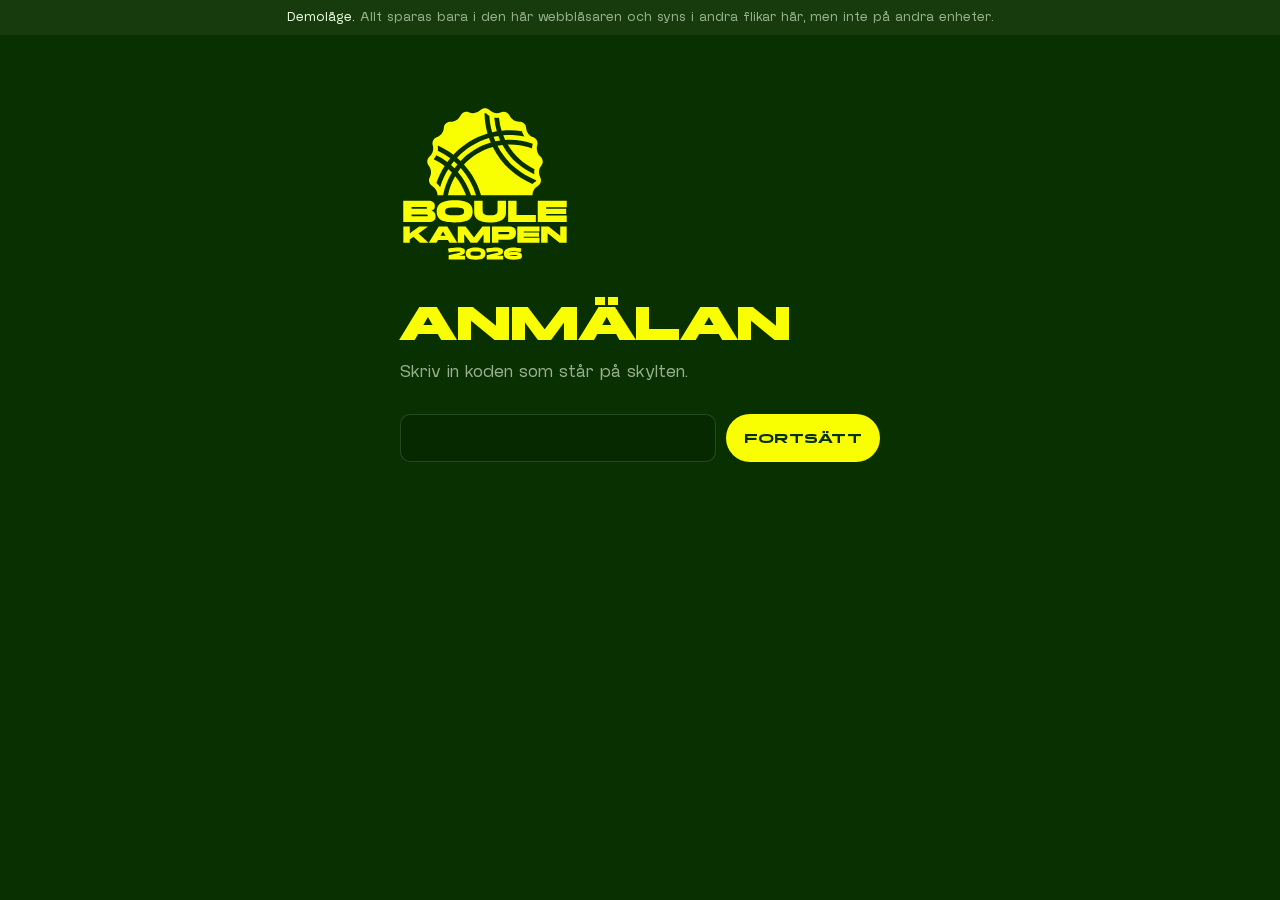
<file: delta/index.html>
<!DOCTYPE html>
<html lang="sv">
<head>
  <meta charset="UTF-8">
  <meta name="viewport" content="width=device-width, initial-scale=1.0, viewport-fit=cover">
  <meta name="theme-color" content="#093000">
  <meta name="robots" content="noindex">
  <link rel="icon" href="../assets/favicon/favicon.svg" type="image/svg+xml">
  <link rel="apple-touch-icon" href="../assets/favicon/apple-touch-icon.png">
  <title>Anmälan · Boulekampen</title>
  <link rel="stylesheet" href="../app/ui.css">
  <style>
    .wrap { max-width: 520px; margin: 0 auto; padding: clamp(28px, 8vw, 64px) 20px 60px; }
    .logo { width: clamp(120px, 34vw, 170px); margin-bottom: 30px; }
    h1 { font-size: clamp(30px, 9vw, 48px); }
    .lead { margin-top: 12px; color: var(--muted); font-size: 17px; }
    form { display: grid; gap: 16px; margin-top: 30px; }
    .note { font-size: 13px; color: var(--faint); }
    .code-row { display: flex; gap: 10px; }
    .code-row input { text-transform: uppercase; letter-spacing: 0.2em; font-family: var(--display); font-weight: 700; }
    .done { text-align: left; }
    .done .num { font-size: clamp(56px, 18vw, 96px); color: var(--hi); line-height: 0.9; }
    .done h1 { animation: pop 0.8s var(--spring) both; }
    @keyframes pop { from { transform: scale(0.8); opacity: 0; } }
  </style>
</head>
<body>
  <div id="demo"></div>
  <main class="wrap" id="app"></main>
  <script type="module">
    import { db } from '../app/db.js';
    import { esc, $, params, toast, reveal, demoBar, fmtDate, pageUrl, store } from '../app/ui.js';

    $('#demo').innerHTML = demoBar();
    const app = $('#app');
    let code = (params().get('k') || '').toUpperCase();

    async function boot() {
      if (!code) return askCode();
      let ev;
      try { ev = await db.eventByCode(code); }
      catch (e) { app.innerHTML = `<i class="logo"></i><div class="empty"><strong>Ingen kontakt</strong>Kolla nätet och ladda om sidan.</div>`; return; }
      if (!ev) return askCode('Hittar ingen aktivitet med koden ' + code + '.');
      const done = store('bk-joined-' + code);
      if (done) return thanks(ev, done);
      if (!ev.open) {
        app.innerHTML = `<i class="logo rv" aria-hidden="true"></i><h1 class="rv">${esc(ev.name)}</h1>
          <p class="lead rv">Anmälan är stängd. Prata med arrangören på plats.</p>
          <a class="btn ghost rv" style="margin-top:24px" href="${pageUrl('live', ev.slug)}">Följ resultaten live</a>`;
        return reveal(app);
      }
      app.innerHTML = `
        <i class="logo rv" aria-hidden="true"></i>
        <h1 class="rv fit" style="--chars:${Math.max(4, ...(ev.company ? 'Hej ' + ev.company + '!' : ev.name).split(/\s+/).map(w => w.length))};--max:48px">${esc(ev.company ? 'Hej ' + ev.company + '!' : ev.name)}</h1>
        <p class="lead rv">Skriv in dig så hamnar du i ett lag. ${esc([fmtDate(ev.date, { weekday: 'long', day: 'numeric', month: 'long' }), ev.venue].filter(Boolean).join(', '))}.</p>
        <form id="f" class="rv" novalidate>
          <label class="field"><span>Ditt namn</span><input name="name" required maxlength="60" autocomplete="name" placeholder="T.ex. Maja B."></label>
          <label class="field"><span>Avdelning eller team</span><input name="department" maxlength="60" placeholder="Så att lagen blandas över avdelningarna"></label>
          <label class="field"><span>Specialkost</span><input name="diet" maxlength="300" placeholder="Allergier, vegetariskt …"></label>
          <p class="note">Namnet syns i tabellerna under dagen. Specialkosten ser bara arrangören, och den raderas efter eventet.</p>
          <button class="btn lg">Anmäl mig</button>
        </form>`;
      reveal(app);
      $('#f').addEventListener('submit', async e => {
        e.preventDefault();
        const f = Object.fromEntries(new FormData(e.target));
        if (!f.name.trim()) { toast('Skriv ditt namn'); e.target.name.focus(); return; }
        const btn = e.target.querySelector('button');
        btn.disabled = true;
        try {
          const r = await db.joinEvent(code, f);
          if (!r.ok) {
            toast({ closed: 'Anmälan har stängt', code: 'Koden gäller inte längre', name: 'Skriv ditt namn', full: 'Det är fullt' }[r.error] || 'Det gick inte att anmäla dig');
            btn.disabled = false;
            return;
          }
          const saved = { name: f.name.trim(), player: r.player_id };
          store('bk-joined-' + code, saved);
          // Livesidan följer spelaren direkt
          try { const e2 = await db.events.bySlug(r.slug); if (e2) store('bk-mine-' + e2.id, r.player_id); } catch (err) {}
          thanks(ev, saved);
        } catch (err) { toast('Ingen kontakt. Försök igen.'); btn.disabled = false; }
      });
    }

    function thanks(ev, saved) {
      app.innerHTML = `<div class="done">
        <i class="logo rv" aria-hidden="true"></i>
        <h1>Du är med, ${esc(saved.name.split(' ')[0])}!</h1>
        <p class="lead rv">Lagen lottas på plats. Följ din bana, dina matcher och tabellen här:</p>
        <a class="btn lg rv" style="margin-top:26px" href="${pageUrl('live', ev.slug)}">Till livesidan</a>
        <p class="note rv" style="margin-top:22px">Anmälde du fel namn? <button class="muted" style="text-decoration:underline" id="again">Anmäl igen</button></p>
      </div>`;
      reveal(app);
      $('#again').addEventListener('click', () => { store('bk-joined-' + code, null); boot(); });
    }

    function askCode(msg) {
      app.innerHTML = `<i class="logo rv" aria-hidden="true"></i><h1 class="rv">Anmälan</h1>
        <p class="lead rv">${esc(msg || 'Skriv in koden som står på skylten.')}</p>
        <form id="c" class="rv"><div class="code-row"><input class="input" name="k" required maxlength="8" autocomplete="off" autocapitalize="characters" aria-label="Kod" value="${esc(code)}"><button class="btn">Fortsätt</button></div></form>`;
      reveal(app);
      $('#c').addEventListener('submit', e => {
        e.preventDefault();
        code = e.target.k.value.trim().toUpperCase();
        history.replaceState(null, '', '?k=' + encodeURIComponent(code));
        boot();
      });
    }

    boot();
  </script>
</body>
</html>
</file>
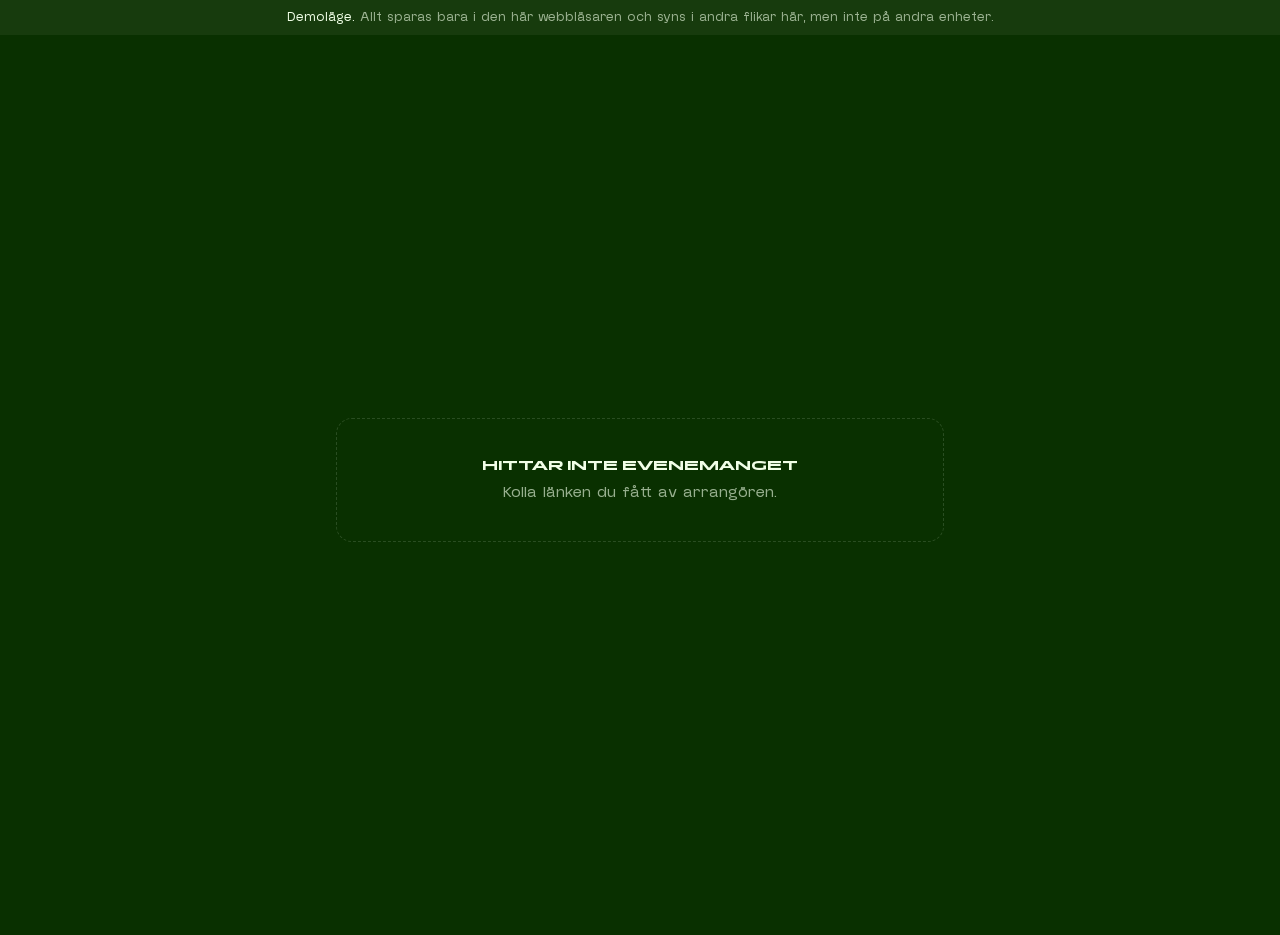
<file: domare/index.html>
<!DOCTYPE html>
<html lang="sv">
<head>
  <meta charset="UTF-8">
  <meta name="viewport" content="width=device-width, initial-scale=1.0, viewport-fit=cover, user-scalable=no">
  <meta name="theme-color" content="#093000">
  <meta name="robots" content="noindex">
  <meta name="apple-mobile-web-app-capable" content="yes">
  <meta name="apple-mobile-web-app-status-bar-style" content="black-translucent">
  <link rel="icon" href="../assets/favicon/favicon.svg" type="image/svg+xml">
  <link rel="apple-touch-icon" href="../assets/favicon/apple-touch-icon.png">
  <title>Domare · Boulekampen</title>
  <link rel="stylesheet" href="../app/ui.css">
  <style>
    html, body { overscroll-behavior: none; }
    body { -webkit-tap-highlight-color: transparent; }
    .wrap { max-width: 640px; margin: 0 auto; padding: max(14px, env(safe-area-inset-top)) 16px max(24px, env(safe-area-inset-bottom)); min-height: 100dvh; display: flex; flex-direction: column; }

    .bar { display: flex; align-items: center; justify-content: space-between; gap: 12px; margin-bottom: 14px; }
    .bar .logo { width: 44px; flex-shrink: 0; }
    .bar .court {
      font-family: var(--display); font-weight: 800; text-transform: uppercase; font-size: 20px;
      display: flex; align-items: center; gap: 8px;
    }
    .bar .court button { font-size: 12px; font-family: var(--body); text-transform: none; font-weight: normal; color: var(--muted); text-decoration: underline; text-underline-offset: 3px; }
    .sync { font-size: 12px; }

    .center { flex: 1; display: flex; flex-direction: column; justify-content: center; }
    .pin-box { text-align: center; }
    .pin-box h1 { font-size: clamp(26px, 8vw, 40px); }
    .pin-dots { display: flex; gap: 14px; justify-content: center; margin: 28px 0; }
    .pin-dots i { width: 16px; height: 16px; border-radius: 50%; box-shadow: inset 0 0 0 2px var(--ink); transition: background 0.2s, transform 0.3s var(--spring); }
    .pin-dots i.on { background: var(--hi); box-shadow: none; transform: scale(1.15); }
    .pin-dots.shake { animation: shake 0.4s; }
    @keyframes shake { 20%, 60% { transform: translateX(-8px); } 40%, 80% { transform: translateX(8px); } }
    .keypad { display: grid; grid-template-columns: repeat(3, 1fr); gap: 10px; max-width: 320px; margin: 0 auto; }
    .keypad button {
      height: 64px; border-radius: 18px; background: var(--raise);
      font-family: var(--display); font-weight: 700; font-size: 24px;
      transition: background 0.15s, transform 0.15s;
    }
    .keypad button:active { background: var(--hi); color: var(--bg); transform: scale(0.95); }

    .courts { display: grid; grid-template-columns: repeat(auto-fill, minmax(96px, 1fr)); gap: 10px; margin-top: 18px; }
    .courts button {
      aspect-ratio: 1; border-radius: 20px; background: var(--raise);
      display: grid; place-items: center; align-content: center; gap: 2px;
      transition: background 0.2s, transform 0.2s var(--ease);
    }
    .courts button:hover { background: var(--raise-2); }
    .courts button:active { transform: scale(0.95); }
    .courts b { font-family: var(--display); font-weight: 800; font-size: 34px; line-height: 1; }
    .courts span { font-size: 12px; color: var(--muted); }
    .courts button.live b { color: var(--hi); }

    /* Poängtavlan */
    .title { font-size: 13px; color: var(--muted); display: flex; justify-content: space-between; gap: 10px; margin-bottom: 10px; }
    .board { display: grid; grid-template-rows: 1fr 1fr; gap: 10px; flex: 1; min-height: 360px; }
    @media (orientation: landscape) and (max-height: 560px) { .board { grid-template-rows: none; grid-template-columns: 1fr 1fr; min-height: 220px; } }
    .half {
      position: relative;
      border-radius: 24px;
      background: var(--raise);
      padding: 16px 18px;
      display: flex; flex-direction: column; justify-content: space-between;
      text-align: left;
      overflow: hidden;
      transition: background 0.25s, transform 0.2s var(--ease);
      touch-action: manipulation;
    }
    .half:active { transform: scale(0.985); }
    .half .tn { font-size: 17px; line-height: 1.2; max-width: 80%; }
    .half .big {
      font-family: var(--display); font-weight: 800;
      font-size: clamp(88px, 30vw, 170px); line-height: 0.85;
      align-self: flex-end; font-variant-numeric: tabular-nums;
    }
    .half .hint { font-size: 12px; color: var(--faint); }
    .half.lead .big { color: var(--hi); }
    .half.flash { animation: flash 0.6s var(--ease); }
    @keyframes flash { 0% { background: var(--hi); color: var(--bg); } 100% { background: var(--raise); } }
    .half.win { background: var(--hi); color: var(--bg); }
    .half.win .big, .half.win .hint { color: var(--bg); }
    .half[disabled] { opacity: 0.5; pointer-events: none; }

    .ends { display: flex; gap: 6px; overflow-x: auto; padding: 12px 0 4px; scrollbar-width: none; min-height: 44px; }
    .ends::-webkit-scrollbar { display: none; }
    .end-chip { flex-shrink: 0; padding: 5px 10px; border-radius: 99px; background: var(--raise); font-size: 13px; animation: chip-in 0.35s var(--spring); }
    .end-chip b { font-family: var(--display); }
    @keyframes chip-in { from { transform: scale(0.6); opacity: 0; } }

    .tools { display: flex; gap: 8px; margin-top: 10px; flex-wrap: wrap; }
    .tools .btn { flex: 1; }

    /* Poängväljaren */
    .sheet-bg { position: fixed; inset: 0; background: rgba(3, 18, 0, 0.7); opacity: 0; transition: opacity 0.25s; z-index: 50; }
    .sheet {
      position: fixed; left: 0; right: 0; bottom: 0; z-index: 51;
      background: var(--bg);
      box-shadow: 0 -1px 0 var(--line), 0 -20px 60px rgba(0,0,0,.4);
      border-radius: 26px 26px 0 0;
      padding: 22px 18px max(22px, env(safe-area-inset-bottom));
      transform: translateY(100%);
      transition: transform 0.4s var(--ease);
      max-width: 640px; margin: 0 auto;
    }
    .sheet.open { transform: none; }
    .sheet-bg.open { opacity: 1; }
    .sheet h2 { font-size: 16px; margin-bottom: 4px; }
    .sheet p { font-size: 14px; color: var(--muted); margin-bottom: 16px; }
    .pts { display: grid; grid-template-columns: repeat(3, 1fr); gap: 10px; }
    .pts button {
      height: 76px; border-radius: 20px; background: var(--raise);
      font-family: var(--display); font-weight: 800; font-size: 32px;
      transition: background 0.15s, color 0.15s, transform 0.15s;
    }
    .pts button:active, .pts button:hover { background: var(--hi); color: var(--bg); }
    .pts button:active { transform: scale(0.94); }

    .next-list { margin-top: 18px; }
    .next-list h3 { font-size: 12px; color: var(--muted); margin-bottom: 4px; }
    .timer { font-family: var(--display); font-weight: 800; font-size: 18px; color: var(--hi); font-variant-numeric: tabular-nums; }
    .timer.out { animation: blink 1s steps(2) infinite; }
    @keyframes blink { 50% { opacity: 0.35; } }

    .done-box { text-align: center; padding: 30px 0 10px; }
    .done-box .num { font-size: 64px; color: var(--hi); line-height: 1; margin: 10px 0; }
  </style>
</head>
<body>
  <div id="demo"></div>
  <div class="wrap" id="app"></div>
  <div class="sheet-bg" id="sheet-bg" hidden></div>
  <div class="sheet" id="sheet" role="dialog" aria-modal="true" aria-labelledby="sheet-title" hidden>
    <h2 id="sheet-title"></h2>
    <p>Hur många klot låg närmast lillen?</p>
    <div class="pts">
      <button data-p="1">1</button><button data-p="2">2</button><button data-p="3">3</button>
      <button data-p="4">4</button><button data-p="5">5</button><button data-p="6">6</button>
    </div>
    <button class="btn ghost block" style="margin-top:14px" data-sheet-close>Avbryt</button>
  </div>
  <script type="module" src="domare.js"></script>
</body>
</html>
</file>
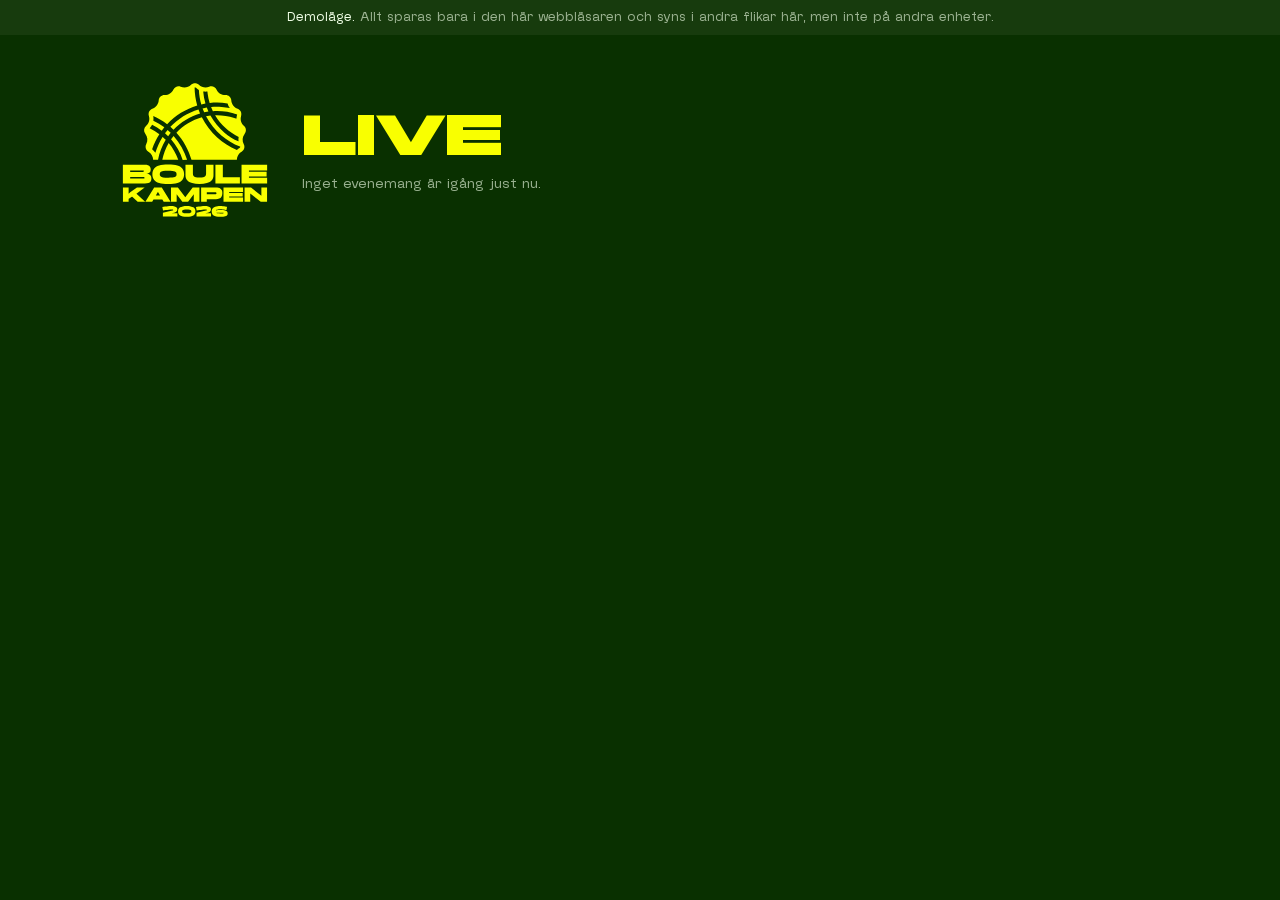
<file: live/index.html>
<!DOCTYPE html>
<html lang="sv">
<head>
  <meta charset="UTF-8">
  <meta name="viewport" content="width=device-width, initial-scale=1.0, viewport-fit=cover">
  <meta name="theme-color" content="#093000">
  <meta name="description" content="Tabell, resultat och slutspel från Boulekampen — live.">
  <link rel="icon" href="../favicon.ico" sizes="any">
  <link rel="icon" href="../assets/favicon/favicon.svg" type="image/svg+xml">
  <link rel="apple-touch-icon" href="../assets/favicon/apple-touch-icon.png">
  <title>Live · Boulekampen</title>
  <link rel="stylesheet" href="../app/ui.css">
  <style>
    .wrap { max-width: 1120px; margin: 0 auto; padding: 0 var(--pad) 80px; }

    header.head {
      display: grid;
      grid-template-columns: auto 1fr;
      gap: clamp(16px, 3vw, 32px);
      align-items: center;
      padding: clamp(18px, 4vw, 40px) 0 clamp(18px, 3vw, 30px);
    }
    header.head .logo { width: clamp(64px, 15vw, 150px); }
    header.head h1:not(.fit) { font-size: clamp(20px, 5.6vw, 58px); }
    header.head .sub { margin-top: 10px; display: flex; gap: 12px; flex-wrap: wrap; align-items: center; color: var(--muted); font-size: 14px; }
    .co-logo { max-height: 34px; max-width: 140px; object-fit: contain; }

    .announce {
      display: flex; gap: 12px; align-items: center;
      padding: 14px 18px; border-radius: 14px;
      background: var(--hi-soft); color: var(--hi);
      margin-bottom: 18px; font-size: 16px;
      animation: drop 0.6s var(--ease);
    }
    @keyframes drop { from { transform: translateY(-10px); opacity: 0; } }
    .announce svg { flex-shrink: 0; }

    /* Mitt lag */
    .mine {
      display: grid; gap: 18px;
      padding: clamp(18px, 3vw, 28px);
      border-radius: 22px;
      box-shadow: inset 0 0 0 1.5px var(--line);
      margin-bottom: 26px;
      position: relative;
      overflow: hidden;
    }
    .mine.is-live { box-shadow: inset 0 0 0 2px var(--hi); }
    .mine .top { display: flex; justify-content: space-between; align-items: center; gap: 12px; flex-wrap: wrap; }
    .mine .who { font-family: var(--display); font-weight: 800; text-transform: uppercase; font-size: clamp(18px, 4vw, 28px); }
    .mine .change { font-size: 13px; color: var(--muted); text-decoration: underline; text-underline-offset: 3px; }
    .mine .next { display: grid; grid-template-columns: repeat(auto-fit, minmax(110px, 1fr)); gap: 16px; }
    .mine .next div { display: grid; gap: 2px; }
    .mine .next .num { font-size: clamp(26px, 6vw, 44px); line-height: 1; }
    .mine .next > div > span:last-child { font-size: 13px; color: var(--muted); }
    .mine .vs { font-size: 17px; }
    .mine .vs b { font-weight: normal; color: var(--hi); }
    .mine.pick { text-align: left; transition: box-shadow 0.25s; }
    .mine.pick:hover { box-shadow: inset 0 0 0 1.5px var(--ink); }

    #content.tab-in { animation: tab-in 0.4s var(--ease); }
    @keyframes tab-in { from { opacity: 0; transform: translateY(8px); } }
    .tabs { position: sticky; top: 0; z-index: 10; background: var(--bg); padding: 10px 0; margin-bottom: 18px; }

    .cols { display: grid; gap: 18px; grid-template-columns: repeat(auto-fill, minmax(min(100%, 340px), 1fr)); }
    .block h2 { margin-bottom: 10px; display: flex; justify-content: space-between; align-items: baseline; gap: 10px; }
    .block h2 small { font-family: var(--body); font-weight: normal; font-size: 13px; text-transform: none; color: var(--faint); letter-spacing: 0; }

    .slot-t { font-family: var(--display); font-weight: 800; color: var(--hi); font-size: 18px; margin: 26px 0 2px; display: flex; gap: 12px; align-items: baseline; }
    .slot-t:first-child { margin-top: 0; }
    .slot-t small { font-family: var(--body); font-weight: normal; font-size: 13px; color: var(--faint); }

    .winner {
      text-align: center;
      padding: clamp(28px, 6vw, 60px) 20px;
      border-radius: 24px;
      background: var(--hi);
      color: var(--bg);
      margin-bottom: 26px;
      clip-path: inset(0 0 0 0 round 24px);
      animation: wipe 1.1s var(--ease) both;
    }
    @keyframes wipe { from { clip-path: inset(0 100% 0 0 round 24px); } }
    .winner p { font-size: 15px; }
    .winner h2 { font-size: clamp(30px, 8vw, 72px); margin-top: 8px; font-weight: 800; }

    .vote-list { display: grid; gap: 10px; grid-template-columns: repeat(auto-fill, minmax(min(100%, 260px), 1fr)); }
    .vote {
      text-align: left; padding: 16px 18px; border-radius: 16px;
      box-shadow: inset 0 0 0 1.5px var(--line);
      display: grid; gap: 4px;
      transition: box-shadow 0.2s, background 0.2s, transform 0.25s var(--ease);
    }
    .vote:hover { box-shadow: inset 0 0 0 1.5px var(--ink); }
    .vote:active { transform: scale(0.98); }
    .vote b { font-family: var(--display); text-transform: uppercase; font-size: 14px; }
    .vote span { font-size: 14px; color: var(--muted); }
    .vote[aria-pressed="true"] { background: var(--hi); color: var(--bg); box-shadow: none; }
    .vote[aria-pressed="true"] span { color: var(--bg); }
    .vote[disabled] { opacity: 0.4; }

    .picker { display: grid; gap: 8px; grid-template-columns: repeat(auto-fill, minmax(min(100%, 220px), 1fr)); max-height: 60vh; overflow: auto; }
    .picker button { text-align: left; padding: 12px 14px; border-radius: 12px; background: var(--raise); transition: background 0.2s; }
    .picker button:hover { background: var(--raise-2); }

    .events-list a { display: flex; justify-content: space-between; padding: 18px 4px; border-top: 1px solid var(--line); text-decoration: none; font-family: var(--display); text-transform: uppercase; font-weight: 700; transition: padding 0.3s var(--ease), color 0.2s; }
    .events-list a:hover { padding-left: 12px; color: var(--hi); }

    footer.foot { margin-top: 48px; font-size: 13px; color: var(--faint); display: flex; justify-content: space-between; gap: 12px; flex-wrap: wrap; }
    footer.foot a { color: var(--muted); }
  </style>
</head>
<body>
  <div id="demo"></div>
  <div class="wrap" id="app"><p class="muted" style="padding:40px 0">Laddar …</p></div>
  <script type="module" src="live.js"></script>
</body>
</html>
</file>
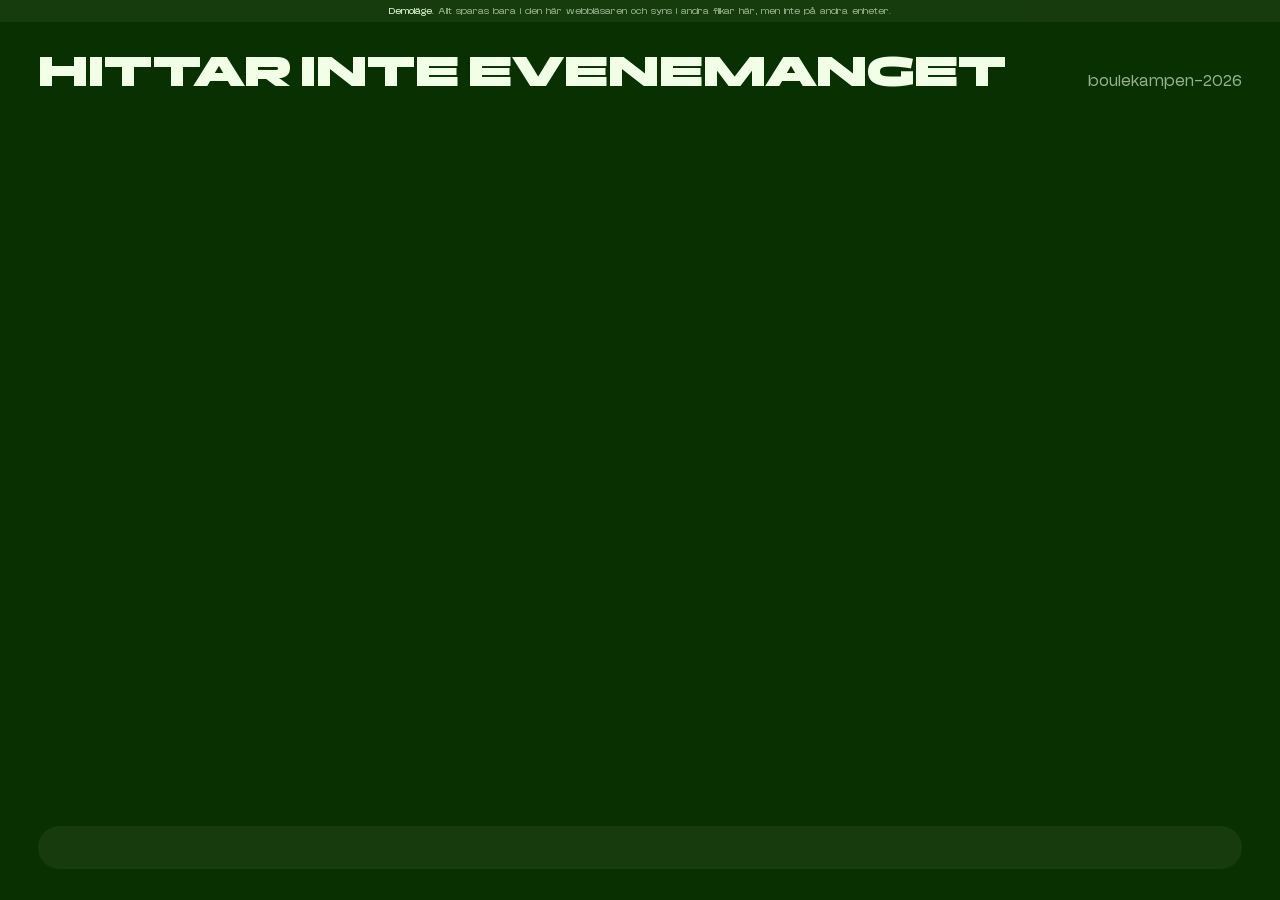
<file: storbild/index.html>
<!DOCTYPE html>
<html lang="sv">
<head>
  <meta charset="UTF-8">
  <meta name="viewport" content="width=device-width, initial-scale=1.0">
  <meta name="theme-color" content="#093000">
  <meta name="robots" content="noindex">
  <link rel="icon" href="../assets/favicon/favicon.svg" type="image/svg+xml">
  <title>Storbild · Boulekampen</title>
  <link rel="stylesheet" href="../app/ui.css">
  <style>
    /* Allt skalas mot fönstret så att samma vy fungerar på en 40"-tv och en projektor. */
    html, body { height: 100%; overflow: hidden; }
    body { cursor: none; font-size: 1.25vw; }
    body.mouse { cursor: default; }
    /* minmax(0, …): annars trycker tickerns långa rad ut hela rutnätet */
    .screen { height: 100vh; display: grid; grid-template-rows: auto minmax(0, 1fr) auto; grid-template-columns: minmax(0, 1fr); padding: 2.2vw 3vw 1.6vw; gap: 1.6vw; }
    .ticker > div { min-width: 0; }

    .sb-top { display: grid; grid-template-columns: auto 1fr auto; gap: 2.4vw; align-items: center; }
    .sb-top .logo { width: 7.5vw; }
    .sb-top .name { font-family: var(--display); font-weight: 800; text-transform: uppercase; font-size: 2.4vw; line-height: 1; }
    .sb-top .name small { display: block; font-family: var(--body); font-weight: normal; text-transform: none; font-size: 1.2vw; color: var(--muted); margin-top: 0.6vw; }
    .sb-top .co { max-height: 3.6vw; max-width: 14vw; object-fit: contain; margin-top: 0.6vw; }
    .sb-clock { text-align: right; font-family: var(--display); font-weight: 800; font-variant-numeric: tabular-nums; }
    .sb-clock .now { font-size: 2.4vw; }
    .sb-clock .tm { font-size: 1.1vw; font-family: var(--body); font-weight: normal; color: var(--muted); }
    .sb-clock .count { font-size: 4.2vw; color: var(--hi); line-height: 1; }
    .sb-clock .count.out { animation: blink 1s steps(2) infinite; }
    @keyframes blink { 50% { opacity: 0.3; } }

    .stage { position: relative; min-height: 0; overflow: hidden; }
    .panel-sb { position: absolute; inset: 0; display: flex; flex-direction: column; }
    .panel-sb.enter { animation: p-in 0.9s var(--ease) both; }
    .panel-sb.leave { animation: p-out 0.5s var(--ease) both; }
    @keyframes p-in { from { opacity: 0; transform: translateY(2vw); } }
    @keyframes p-out { to { opacity: 0; transform: translateY(-1.5vw); } }
    .ptitle { font-family: var(--display); font-weight: 800; text-transform: uppercase; font-size: 3.4vw; line-height: 1; margin-bottom: 1.6vw; display: flex; justify-content: space-between; align-items: baseline; gap: 2vw; }
    .ptitle small { font-family: var(--body); font-weight: normal; font-size: 1.3vw; text-transform: none; color: var(--muted); }

    /* Tabeller */
    .sb-groups { display: grid; gap: 1.4vw 2.4vw; flex: 1; min-height: 0; align-content: start; }
    .sb-groups h3 { font-size: 1.5vw; color: var(--hi); margin-bottom: 0.5vw; }
    .sb-t { width: 100%; border-collapse: collapse; font-variant-numeric: tabular-nums; }
    .sb-t td { padding: 0.55vw 0.5vw; border-top: 1px solid var(--line); font-size: 1.35vw; text-align: center; white-space: nowrap; }
    .sb-t td.n { text-align: left; width: 100%; }
    .sb-t td.r { font-family: var(--display); font-weight: 700; color: var(--faint); width: 2vw; }
    .sb-t td.p { font-family: var(--display); font-weight: 800; font-size: 1.6vw; }
    .sb-t td.m { color: var(--muted); font-size: 1.15vw; }
    .sb-t tr.q td.r { color: var(--ink); }
    .sb-t tr.lead td.p, .sb-t tr.lead td.r { color: var(--hi); }
    .sb-t tr.cut td { border-top: 2px dashed rgba(241, 255, 231, 0.3); }
    .sb-t.dense td { padding: 0.35vw 0.5vw; font-size: 1.15vw; }

    /* Banor */
    .courts-sb { display: grid; gap: 1.2vw; grid-template-columns: repeat(auto-fill, minmax(26vw, 1fr)); align-content: start; }
    .ct { border-radius: 1.2vw; background: var(--raise); padding: 1.1vw 1.4vw; display: grid; grid-template-columns: 1fr auto; gap: 0.4vw 1vw; align-items: center; }
    .ct.live { box-shadow: inset 0 0 0 0.2vw var(--hi); }
    .ct .cn { grid-column: 1 / -1; font-size: 1vw; color: var(--muted); display: flex; justify-content: space-between; }
    .ct .tn { font-size: 1.45vw; line-height: 1.15; white-space: nowrap; overflow: hidden; text-overflow: ellipsis; }
    .ct .tn.w { color: var(--hi); }
    .ct .sc { font-family: var(--display); font-weight: 800; font-size: 2.2vw; line-height: 1.2; min-height: 2.64vw; text-align: right; font-variant-numeric: tabular-nums; }
    .ct.live .sc { color: var(--hi); }
    .ct .ph { color: var(--faint); }

    /* Träd */
    .stage .bracket { gap: 2vw; grid-auto-columns: minmax(15vw, 1fr); overflow: hidden; flex: 1; }
    .stage .bm .side { font-size: 1.25vw; padding: 0.6vw 0.9vw; }
    .stage .bm .when { font-size: 0.9vw; padding: 0 0.9vw 0.5vw; }
    .stage .bracket .col-title { font-size: 1vw; }
    .stage .bm { border-radius: 0.8vw; }

    /* Resultat */
    .res-list { columns: 2; column-gap: 4vw; }
    .res { break-inside: avoid; display: grid; grid-template-columns: 1fr auto 1fr; gap: 1vw; padding: 0.9vw 0; border-top: 1px solid var(--line); font-size: 1.45vw; align-items: center; }
    .res .a { text-align: right; } .res .w { color: var(--hi); }
    .res .s { font-family: var(--display); font-weight: 800; font-size: 1.8vw; min-width: 7vw; text-align: center; }

    /* Välkommen */
    .welcome { display: grid; grid-template-columns: 1.1fr 1fr; gap: 4vw; align-items: center; flex: 1; }
    .welcome h2 { font-size: 5vw; color: var(--hi); line-height: 0.95; }
    .welcome p { font-size: 1.8vw; margin-top: 1.6vw; color: var(--muted); max-width: 32ch; }
    .welcome .url { font-family: var(--display); font-weight: 700; font-size: 1.7vw; color: var(--ink); margin-top: 1.6vw; }
    .qrs { display: flex; gap: 3vw; justify-content: center; }
    .qrs figure { display: grid; gap: 1vw; justify-items: center; }
    .qrs .q { width: 20vw; }
    .qrs.two .q { width: 16vw; }
    .qrs figcaption { font-family: var(--display); font-weight: 700; text-transform: uppercase; font-size: 1.3vw; }

    /* Lottning */
    .draw { display: grid; grid-template-columns: repeat(var(--g), 1fr); gap: 1.6vw; flex: 1; align-content: start; }
    .draw h3 { font-size: 2vw; color: var(--hi); margin-bottom: 0.8vw; }
    .draw .slot { height: 3.6vw; border-radius: 0.8vw; margin-bottom: 0.7vw; display: flex; align-items: center; padding: 0 1vw; font-size: 1.5vw; box-shadow: inset 0 0 0 1px var(--line); }
    .draw .slot.fill { background: var(--raise); box-shadow: none; }
    .draw .slot.just { animation: drop-in 0.9s var(--spring) both; background: var(--hi); color: var(--bg); }
    @keyframes drop-in { from { transform: translateY(-1.6vw) scale(1.06); opacity: 0; } }
    .draw-now { position: absolute; right: 0; bottom: 0; font-family: var(--display); font-weight: 800; text-transform: uppercase; font-size: 1.4vw; color: var(--muted); }

    /* Röstning */
    .vote-reveal { display: grid; gap: 0.9vw; flex: 1; align-content: center; }
    .vr { display: grid; grid-template-columns: 22vw 1fr 5vw; gap: 1.6vw; align-items: center; font-size: 1.6vw; opacity: 0; animation: vr-in 0.7s var(--ease) forwards; }
    .vr .bar { height: 2.2vw; border-radius: 99px; background: var(--raise); overflow: hidden; }
    .vr .bar i { display: block; height: 100%; background: var(--ink); border-radius: 99px; width: 0; transition: width 1.6s var(--ease); }
    .vr.top .bar i { background: var(--hi); }
    .vr.top { color: var(--hi); font-size: 2.2vw; }
    .vr .c { font-family: var(--display); font-weight: 800; text-align: right; }
    @keyframes vr-in { from { opacity: 0; transform: translateX(-2vw); } to { opacity: 1; transform: none; } }

    /* Utmaningar */
    .ch-grid { display: grid; grid-template-columns: repeat(auto-fit, minmax(28vw, 1fr)); gap: 2vw 3vw; }
    .ch-grid h3 { font-size: 1.6vw; color: var(--hi); margin-bottom: 0.6vw; }

    /* Botten: utrop eller senaste resultat */
    .ticker { height: 3.4vw; border-radius: 99px; overflow: hidden; position: relative; display: flex; align-items: center; background: var(--raise); }
    .ticker.hi { background: var(--hi); color: var(--bg); }
    .ticker .lbl { flex-shrink: 0; font-family: var(--display); font-weight: 800; text-transform: uppercase; font-size: 1vw; padding: 0 1.6vw; height: 100%; display: flex; align-items: center; }
    .ticker .run { white-space: nowrap; font-size: 1.4vw; display: inline-block; padding-left: 100%; animation: marquee var(--dur, 40s) linear infinite; }
    .ticker .run.static { padding-left: 0; animation: none; }
    .ticker .run b { font-family: var(--display); font-weight: 800; margin: 0 0.4vw; }
    .ticker .run .dot { opacity: 0.4; margin: 0 1.4vw; }
    @keyframes marquee { to { transform: translateX(-100%); } }
    .dots { display: flex; gap: 0.5vw; justify-content: center; margin-top: 0.8vw; }
    .dots i { width: 0.5vw; height: 0.5vw; border-radius: 50%; background: var(--line); transition: background 0.3s, width 0.4s var(--ease); }
    .dots i.on { background: var(--hi); width: 1.8vw; border-radius: 99px; }

    /* Stora ögonblick */
    .moment { position: fixed; inset: 0; z-index: 100; display: grid; place-items: center; text-align: center; background: var(--hi); color: var(--bg); clip-path: circle(0% at 50% 50%); transition: clip-path 0.9s var(--ease); pointer-events: none; }
    .moment.on { clip-path: circle(150% at 50% 50%); }
    .moment .big { font-family: var(--display); font-weight: 800; text-transform: uppercase; font-size: 12vw; line-height: 0.9; }
    .moment .sub { font-size: 2.6vw; margin-top: 2vw; font-family: var(--display); font-weight: 700; text-transform: uppercase; }
    .moment .small2 { font-size: 1.5vw; margin-top: 1.2vw; }
    .moment.on .big { animation: slam 0.9s var(--spring) 0.25s both; }
    @keyframes slam { from { transform: scale(2.2); opacity: 0; } }

    .hint { position: fixed; right: 1vw; bottom: 0.4vw; font-size: 0.8vw; color: var(--faint); opacity: 0; transition: opacity 0.3s; }
    body.mouse .hint { opacity: 1; }
    .demo-bar { position: fixed; top: 0; left: 0; right: 0; z-index: 5; font-size: 0.8vw; padding: 0.3vw; }
  </style>
</head>
<body>
  <div id="demo"></div>
  <div class="screen">
    <header class="sb-top" id="top"></header>
    <main class="stage" id="stage" aria-live="polite"></main>
    <footer><div class="ticker" id="ticker"></div><div class="dots" id="dots" aria-hidden="true"></div></footer>
  </div>
  <div class="moment" id="moment" aria-live="assertive"></div>
  <div class="hint">← → byt vy · mellanslag pausa · F helskärm</div>
  <script type="module" src="storbild.js"></script>
</body>
</html>
</file>
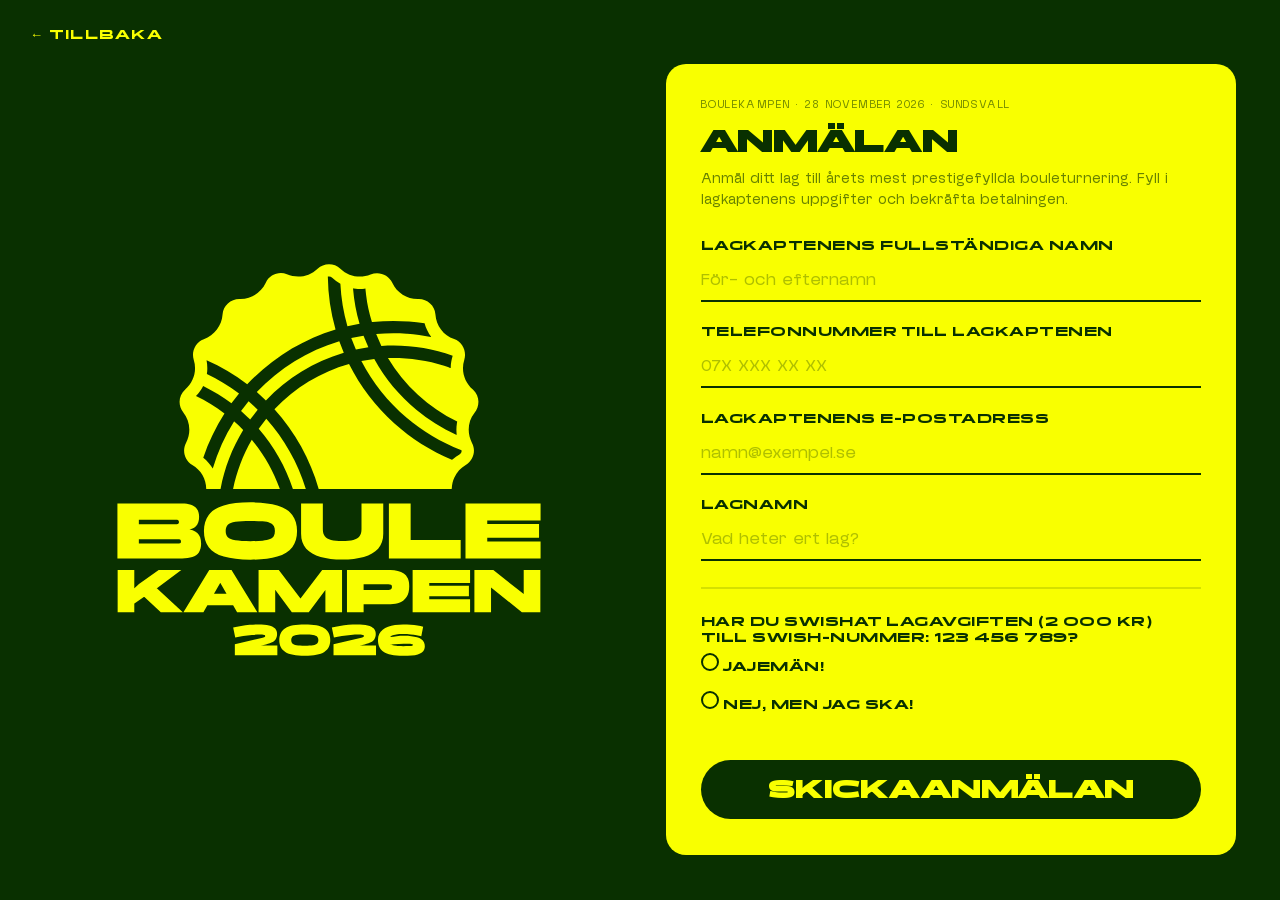
<file: anmal.html>
<!DOCTYPE html>
<html lang="sv">
<head>
  <meta charset="UTF-8">
  <meta name="viewport" content="width=device-width, initial-scale=1.0">
  <!-- Tonar iOS Safaris statusfält/verktygsfält i sidans färg -->
  <meta name="theme-color" content="#093000">
  <!-- Relativa sökvägar: sidan ligger både på boulekampen.se och under en
       subpath i kundportalen. SVG:n väljs av moderna webbläsare, .ico är
       fallback och täcker klienter som blint hämtar /favicon.ico. -->
  <link rel="icon" href="favicon.ico" sizes="any">
  <link rel="icon" href="assets/favicon/favicon.svg" type="image/svg+xml">
  <link rel="apple-touch-icon" href="assets/favicon/apple-touch-icon.png">
  <link rel="preload" as="image" href="assets/images/boule-cursor.webp">
  <title>Anmäl ditt lag — Boulekampen</title>
  <style>
    @font-face {
      font-family: 'Panchang';
      src: url('assets/fonts/Panchang-Variable.ttf') format('truetype');
      font-weight: 100 900;
    }
    @font-face {
      font-family: 'NewBlack';
      src: url('assets/fonts/NewBlackTypeface-Regular.ttf') format('truetype');
      font-weight: normal;
    }

    *, *::before, *::after {
      box-sizing: border-box;
      margin: 0;
      padding: 0;
      cursor: none;
    }

    @media (hover: none) and (pointer: coarse) {
      *, *::before, *::after { cursor: auto; }
      .cursor { display: none !important; }
    }

    /* ── Slöja för den sömlösa övergången från startsidan ──
       Sidan börjar i knappens färg och tonar fram. Visas bara för den
       som kom via knappen; .anim-avslöjandena sköter innehållet. */
    .page-veil {
      display: none;
      position: fixed;
      inset: 0;
      background: #093000;
      pointer-events: none;
      z-index: 9998;
      opacity: 1;
      transition: opacity 0.4s ease;
    }
    .from-cta .page-veil { display: block; }
    .page-veil.is-gone { opacity: 0; }

    @keyframes fade-up {
      from { opacity: 0; transform: translateY(24px); }
      to   { opacity: 1; transform: none; }
    }

    .anim { opacity: 0; }
    .anim.in {
      animation: fade-up 0.6s cubic-bezier(0.22, 1, 0.36, 1) forwards;
    }

    /* Tangentbordsfokus */
    :focus-visible {
      outline: 3px solid #f9ff00;
      outline-offset: 4px;
      border-radius: 4px;
    }
    .form-card :focus-visible { outline-color: #093000; }

    @media (prefers-reduced-motion: reduce) {
      *, *::before, *::after {
        animation-duration: 0.001ms !important;
        animation-delay: 0s !important;
        transition-duration: 0.001ms !important;
        transition-delay: 0s !important;
      }
      .anim { opacity: 1; }
    }

    html, body {
      background: #093000;
      color: #f9ff00;
      min-height: 100vh;
      overflow-x: hidden;
    }

    body {
      display: flex;
      flex-direction: column;
      align-items: center;
      padding: 24px 20px 64px;
    }

    /* ── Egen markör ──
       Ritas i full storlek och skalas NER i viloläge — uppskalning av en
       liten bild ger mjuka, suddiga kanter när den växer. */
    .cursor {
      position: fixed;
      width: 36px;
      height: 36px;
      pointer-events: none;
      transform: translate(-50%, -50%) scale(0.5);
      z-index: 9999;
      transition: transform 0.3s cubic-bezier(0.22, 1, 0.36, 1),
                  opacity 0.25s linear;
      opacity: 0;
    }
    /* Klotet bor i ett eget lager: .cursor äger position och skala, klotet
       äger rullningen — annars skriver de över varandras transform. */
    .cursor-ball {
      display: block;
      width: 100%;
      height: 100%;
      background: url('assets/images/boule-cursor.webp') center / contain no-repeat;
      border-radius: 50%;
      filter: drop-shadow(0 2px 5px rgba(0, 0, 0, 0.45));
      transition: opacity 0.15s linear;
      will-change: transform;
    }
    .cursor.is-live { opacity: 1; }
    .cursor.is-hot  { transform: translate(-50%, -50%) scale(1); }

    /* Över textfält blir markören ett smalt streck. Som klot lade den sig
       över texten man just skrivit. */
    .cursor.is-text {
      width: 3px;
      height: 24px;
      background: #ea2910;
      border-radius: 2px;
      transform: translate(-50%, -50%) scale(1);
    }
    .cursor.is-text .cursor-ball { opacity: 0; }
    /* Göms medan man skriver. Ligger sist så den vinner över .is-live. */
    .cursor.is-idle { opacity: 0; }

    /* ── Tillbaka ── */
    .back-link {
      align-self: flex-start;
      font-family: 'Panchang', sans-serif;
      font-weight: 700;
      font-size: 13px;
      color: #f9ff00;
      text-decoration: none;
      text-transform: uppercase;
      letter-spacing: 0.1em;
      opacity: 0.5;
      margin-bottom: 22px;
      transition: opacity 0.15s;
    }
    .back-link:hover { opacity: 1; }

    /* ── Två spalter ── */
    .split {
      width: 100%;
      max-width: 1400px;
      display: grid;
      grid-template-columns: 1fr;
      gap: 32px;
      align-items: center;
      justify-items: center;
    }

    .intro {
      display: flex;
      align-items: center;
      justify-content: center;
      width: 100%;
      min-width: 0;
    }

    .intro-logo { width: 100%; max-width: 260px; }
    .intro-logo svg {
      display: block;
      width: 100%;
      height: auto;
      fill: #f9ff00;
    }

    /* ═══════════════════════════════════════════
       Formulärkort

       All typografi och alla mellanrum är em-baserade och hänger på
       kortets egen font-size. Ett värde styr hela skalan, vilket låter
       JS krympa formuläret tills det ryms i en vy utan scroll.
    ═══════════════════════════════════════════ */
    .form-card {
      background: #f9ff00;
      color: #093000;
      border-radius: 20px;
      padding: 2.1em 2.2em 2.3em;
      width: 100%;
      max-width: 620px;
      min-width: 0;
      font-size: 15px;
      font-family: 'NewBlack', sans-serif;
    }

    /* Eventdetaljerna sitter överst i kortet */
    .form-event {
      font-size: 0.72em;
      text-transform: uppercase;
      letter-spacing: 0.14em;
      opacity: 0.55;
      margin-bottom: 1em;
    }

    .form-card h2 {
      font-family: 'Panchang', sans-serif;
      font-weight: 800;
      font-size: 2em;
      text-transform: uppercase;
      letter-spacing: -0.01em;
      line-height: 1;
      margin-bottom: 0.35em;
    }

    /* Platsräknaren. Döljs tills Apps Script svarat — syns aldrig tom. */
    .form-slots {
      display: none;
      align-items: center;
      gap: 0.55em;
      font-family: 'Panchang', sans-serif;
      font-weight: 700;
      font-size: 0.8em;
      text-transform: uppercase;
      letter-spacing: 0.06em;
      margin-bottom: 1.1em;
    }
    .form-slots.is-shown { display: flex; }

    .form-slots::before {
      content: '';
      width: 0.6em;
      height: 0.6em;
      border-radius: 50%;
      background: #093000;
      flex-shrink: 0;
    }
    .form-slots.is-low::before { background: #e0740b; }

    .form-desc {
      font-size: 0.92em;
      line-height: 1.5;
      opacity: 0.6;
      margin-bottom: 1.8em;
    }

    /* ── Fält ── */
    .field { margin-bottom: 1.4em; }

    .field label {
      display: block;
      font-family: 'Panchang', sans-serif;
      font-weight: 700;
      font-size: 0.8em;
      text-transform: uppercase;
      letter-spacing: 0.04em;
      line-height: 1.25;
      margin-bottom: 0.55em;
    }

    .field input[type="text"],
    .field input[type="email"],
    .field input[type="tel"] {
      width: 100%;
      background: transparent;
      border: none;
      border-bottom: 2px solid #093000;
      border-radius: 0;
      padding: 0.35em 0 0.45em;
      font-family: 'NewBlack', sans-serif;
      font-size: 1.12em;
      color: #093000;
      outline-offset: 2px;
      transition: border-bottom-width 0.15s;
    }

    .field input::placeholder { color: #093000; opacity: 0.3; }
    .field input:focus { border-bottom-width: 4px; }
    .field input:-webkit-autofill {
      -webkit-text-fill-color: #093000;
      box-shadow: 0 0 0 100px #f9ff00 inset;
    }

    /* ── Radio ── */
    .radio-group {
      display: flex;
      flex-direction: column;
      gap: 0.6em;
      margin-top: 0.35em;
    }

    .radio-option {
      display: flex;
      align-items: center;
      gap: 0.7em;
      cursor: none;
    }

    .radio-option input[type="radio"] {
      appearance: none;
      -webkit-appearance: none;
      width: 1.35em;
      height: 1.35em;
      border: 2px solid #093000;
      border-radius: 50%;
      flex-shrink: 0;
      position: relative;
      transition: background 0.15s;
      cursor: none;
    }
    .radio-option input[type="radio"]:checked { background: #093000; }
    .radio-option input[type="radio"]:checked::after {
      content: '';
      position: absolute;
      inset: 0.22em;
      background: #f9ff00;
      border-radius: 50%;
    }

    .radio-option span { font-size: 1em; }

    .divider {
      border: none;
      border-top: 2px solid rgba(9, 48, 0, 0.15);
      margin: 1.6em 0;
    }

    /* ── Skicka ── */
    .submit-btn {
      display: block;
      width: 100%;
      margin-top: 1.5em;
      padding: 0.55em 0.9em;
      background: #093000;
      color: #f9ff00;
      font-family: 'Panchang', sans-serif;
      font-weight: 800;
      font-size: 1.65em;
      line-height: 1.15;
      text-align: center;
      text-transform: uppercase;
      letter-spacing: -0.01em;
      border: none;
      border-radius: 999px;
      transition: background 0.15s, color 0.15s, opacity 0.2s;
      cursor: none;
    }
    .submit-btn:hover:not([disabled]) { background: #ea2910; color: #f9ff00; }
    .submit-btn[disabled] { opacity: 0.5; }

    /* ── Tack ── */
    .thankyou {
      display: none;
      flex-direction: column;
      align-items: center;
      text-align: center;
      padding: 1.2em 0 0.5em;
    }

    /* Urklippt bild med genomskinlig bakgrund — ligger som ett klistermärke
       på det gula kortet. Höjden i em följer kortets skala. */
    .thankyou-icon {
      display: block;
      height: 13em;
      width: auto;
      margin-bottom: 0.5em;
    }

    .thankyou h3 {
      font-family: 'Panchang', sans-serif;
      font-weight: 800;
      font-size: 2em;
      text-transform: uppercase;
      margin-bottom: 0.35em;
    }

    .thankyou p {
      font-size: 1em;
      opacity: 0.6;
      line-height: 1.6;
      max-width: 24em;
    }

    /* ═══════════════════════════════════════════
       Desktop — allt i en vy, symmetriskt
    ═══════════════════════════════════════════ */
    @media (min-width: 1040px) and (min-height: 560px) {
      html, body { height: 100%; overflow: hidden; }

      body {
        padding: 0;
        justify-content: center;
      }

      .back-link {
        position: fixed;
        top: 26px;
        left: 30px;
        margin: 0;
        z-index: 5;
      }

      .split {
        height: 100%;
        padding: clamp(46px, 7vh, 68px) 44px clamp(28px, 5vh, 44px);
        grid-template-columns: 1fr 1fr;
        gap: clamp(28px, 4vw, 56px);
      }

      .intro { height: 100%; }
      .intro-logo { max-width: min(100%, 440px); }

      .form-card { max-width: 600px; }
    }

    @media (min-width: 560px) and (max-width: 1039px) {
      .intro-logo { max-width: 320px; }
    }
  </style>

  <noscript><style>.anim { opacity: 1; }</style></noscript>

  <script>
    // Sätts av knappen på startsidan. Läses före första målningen så att
    // slöjan aldrig blinkar till för den som går direkt hit.
    try {
      if (sessionStorage.getItem('bk-cta-transition') === '1') {
        document.documentElement.classList.add('from-cta');
        sessionStorage.removeItem('bk-cta-transition');
      }
    } catch (e) {}
  </script>
</head>
<body>

  <iframe name="hidden-iframe" id="hidden-iframe" title="Formulärsvar" style="display:none" aria-hidden="true"></iframe>
  <div class="page-veil" id="page-veil"></div>
  <div class="cursor" id="cursor"><span class="cursor-ball"></span></div>

  <a href="index.html" class="back-link anim" style="animation-delay:.05s">← Tillbaka</a>

  <div class="split">

    <div class="intro">
      <div class="intro-logo anim" style="animation-delay:.12s">
        <svg role="img" aria-label="Boulekampen 2026" xmlns="http://www.w3.org/2000/svg" viewBox="0 0 1000 1000">
        <g id="c" data-name="ZG94JK">
        <g>
        <path d="M541.889,196.021c-9.049-31.692-14.363-63.534-16.038-96.408-6.777-3.925-13.003-8.434-18.636-13.879-2.732-2.547-6.359-3.559-9.875-2.515.534,40.886,6.28,80.588,17.52,120.039-76.581,23.207-145.626,66.071-200.741,124.673-28.811-21.811-59.4-40.051-92.374-54.529,1.924,10.644,2.281,20.74.699,31.075,25.829,12.427,50.082,27.141,73.07,44.521l-17.234,22.166c-20.055-15.125-41.365-28.235-64.269-39.579-4.255,8.526-9.595,16.049-16.361,23.157,23.151,11.171,44.389,24.018,64.779,39.525-20.081,31.412-36.158,64.775-48.189,100.43,8.627,6.766,15.634,14.818,21.638,24.365,11.216-37.879,27.241-73.192,47.948-106.27.057-.171.687-.422,1.02-.126,6.422,5.717,13.826,12.738,20.113,19.261-25.087,41.295-42.484,86.229-51.432,133.853l-32.543.012c-.103-22.573-12.277-43.229-31.689-54.36-17.568-10.517-23.677-32.853-14.081-50.866,11.926-22.387,9.093-49.447-6.647-69.212-12.425-15.602-10.5-38.731,4.62-51.856,19.061-16.546,27.179-42.483,19.481-66.859-6.02-19.063,3.57-40.463,22.761-47.305,24.331-8.675,41.018-30.492,42.714-56.417,1.326-20.274,19.047-35.588,39.165-35.031,25.471.704,48.296-13.941,58.987-36.834,8.317-17.81,29.769-26.646,48.057-19.031,23.961,9.978,50.897,5.286,69.683-12.803,14.181-13.655,37.469-13.88,51.791-.15,18.339,17.58,45.026,23.211,68.622,13.286,19.084-8.027,40.926.461,49.665,19.23,10.611,22.791,33.713,37.015,58.998,36.348,19.783-.522,37.377,14.664,38.724,34.579,1.755,25.961,18.075,47.974,42.59,56.7,19.239,6.847,29.079,28.216,22.965,47.471-7.767,24.462.618,50.452,19.6,66.966,16.051,13.964,16.299,37.4,3.488,53.423-15.752,19.702-16.697,46.702-5.226,68.587,9.296,17.737,2.496,39.69-14.498,49.735-11.361,6.715-20.233,16.147-25.773,28.184-3.598,7.817-5.644,15.915-5.876,24.62l-.036,1.368c-.007.273-.67.224-1.32.224l-301.188-.048c-19.263-67.25-53.499-128.819-100.542-180.897,46.282-49.065,104.848-84.745,169.524-102.897,25.768,51.147,60.326,96.36,102.577,134.527,38.741,34.921,82.94,62.882,131.051,82.831.973.157,1.478-.22,2.156-.831,4.696-4.236,9.703-7.782,15.109-11.029,3.113-1.87,4.862-4.854,5.059-8.681.03-.584-.881-1.043-1.72-1.365-45.203-17.386-86.967-42.349-123.919-73.809-42.017-35.881-76.714-79.301-102.314-128.397l29.377-4.661c24.425,44.286,56.738,83.18,95.484,115.344,27.604,22.836,57.976,41.856,90.526,56.556.482.218.939.366,1.208.453.241.078.088-1.008.06-1.262l-.072-.659-.072-.688c-.807-7.71-.628-15.307.595-22.97l.646-4.046c.01-.062.021-.367.03-.595-65.317-31.699-120.192-82.067-157.394-144.319l1.232-.219c.145-.026.591-.074.783-.078,41.91-.886,86.085,4.512,125.724,17.903l10.324,3.488.53.191,2.721.997.626.23c.145.053.544.194.581.079.056-.174.187-.796.191-1.154.09-8.795,1.677-18.093,4.435-26.784-52.059-18.519-106.879-25.876-162.089-22.076l-11.777-27.193c23.619-2.24,46.079-2.314,68.853-.892l.837.083.783.06c17.716,1.358,36.425,3.816,53.689,7.198.446.087.838-.101.76-.177-6.802-9.185-11.891-19.451-14.944-30.734-39.279-6.034-78.917-6.991-118.348-2.868-.484.051-.931.062-1.153.037s-.354-.61-.478-1.022c-5.936-19.633-10.504-39.437-12.807-59.842l-1.514-13.416-.17-1.592c-.033-.307-.763-.163-1.19-.117l-.739.079c-6.574.703-13.066.922-19.646.13l-4.752-.572-.651-.082-.776-.098c-.143-.018-.167.339-.272.778,2.229,27.025,7.152,53.52,14.798,79.738l-27.6,5.6Z"/>
        <path d="M388.318,565.769l-106.298.014c8.034-39.461,22.188-76.767,42.515-111.991,27.526,33.292,49.011,70.668,63.783,111.977Z"/>
        <path d="M533.605,256.208c-67.725,20.026-128.344,57.287-177.011,108.407l-20.708-18.958c51.367-54.154,115.798-94.141,187.505-115.711l10.214,26.262Z"/>
        <path d="M417.946,565.841c-16.667-50.418-42.866-96.592-77.692-136.8l17.197-22.955c41.057,46.138,71.664,100.057,89.876,159.594l-29.381.161Z"/>
        <polygon points="589.482 243.987 561.074 249.146 550.552 222.752 578.452 217.345 589.482 243.987"/>
        <polygon points="320.8 407.996 300.088 388.721 317.293 366.617 337.98 385.617 320.8 407.996"/>
        </g>
        </g>
        <g>
        <path d="M166.156,723.859H19.143v-124.861h147.013c7.566,0,14.249.916,20.048,2.747,5.795,1.831,10.344,4.943,13.64,9.337,3.295,4.394,4.942,10.375,4.942,17.942,0,9.766-2.411,16.966-7.231,21.604-4.823,4.64-12.054,7.446-21.695,8.422v-2.747c10.862,1.465,19.161,4.732,24.9,9.795,5.735,5.066,8.604,13.212,8.604,24.441,0,8.178-1.711,14.709-5.126,19.589-3.418,4.883-8.362,8.394-14.829,10.527-6.471,2.137-14.221,3.204-23.252,3.204ZM151.876,635.98h-84.034v9.887h84.034c1.707,0,3.081-.184,4.12-.55,1.036-.366,1.799-.916,2.288-1.647.487-.733.733-1.709.733-2.93,0-1.707-.581-2.929-1.739-3.661-1.161-.733-2.961-1.099-5.401-1.099ZM155.721,680.103h-87.879v9.886h87.879c2.441,0,4.362-.242,5.767-.732,1.401-.486,2.105-1.891,2.105-4.212,0-2.197-.704-3.569-2.105-4.119-1.405-.55-3.327-.824-5.767-.824Z"/>
        <path d="M321.591,726.606c-24.9,0-45.13-2.352-60.691-7.049-15.562-4.698-26.975-11.869-34.236-21.512-7.263-9.641-10.893-21.847-10.893-36.616,0-14.889,3.63-27.124,10.893-36.707,7.26-9.581,18.674-16.72,34.236-21.42,15.561-4.698,35.792-7.049,60.691-7.049s45.281,2.351,60.782,7.049c15.499,4.7,26.881,11.839,34.144,21.42,7.26,9.583,10.894,21.818,10.894,36.707,0,14.769-3.634,26.975-10.894,36.616-7.263,9.643-18.645,16.814-34.144,21.512-15.501,4.696-35.763,7.049-60.782,7.049ZM321.591,684.497c11.105,0,20.259-.367,27.461-1.099,7.2-.732,12.844-1.951,16.936-3.662,4.087-1.707,6.957-4.056,8.604-7.047,1.647-2.99,2.471-6.743,2.471-11.26,0-4.636-.824-8.45-2.471-11.443-1.647-2.989-4.517-5.338-8.604-7.049-4.092-1.707-9.735-2.897-16.936-3.57-7.203-.668-16.357-1.006-27.461-1.006-14.77,0-26.244.64-34.42,1.922-8.178,1.281-13.885,3.602-17.118,6.958-3.235,3.357-4.852,8.087-4.852,14.188s1.617,10.833,4.852,14.189c3.232,3.358,8.94,5.675,17.118,6.957,8.176,1.281,19.649,1.923,34.42,1.923Z"/>
        <path d="M573.875,657.035v-58.037h49.431v68.839c0,14.036-3.876,25.328-11.625,33.869-7.752,8.545-18.615,14.739-32.589,18.583-13.977,3.844-30.363,5.767-49.157,5.767-18.675,0-35.031-1.923-49.065-5.767-14.037-3.844-24.93-10.038-32.68-18.583-7.752-8.541-11.626-19.833-11.626-33.869v-68.839h49.432v58.037c0,7.08,1.493,12.572,4.486,16.478,2.989,3.907,7.717,6.621,14.188,8.147,6.469,1.527,14.89,2.289,25.266,2.289,10.495,0,18.949-.761,25.356-2.289,6.407-1.525,11.105-4.24,14.097-8.147,2.989-3.906,4.486-9.397,4.486-16.478Z"/>
        <path d="M685.552,681.751h113.693v42.108h-163.125v-124.861h49.432v82.753Z"/>
        <path d="M980.857,723.859h-170.631v-124.861h170.631v38.447h-121.199v8.238h117.721v31.123h-117.721v8.605h121.199v38.446Z"/>
        </g>
        <g>
        <path d="M57.479,845.796H19.65v-95.552h37.829v95.552ZM112.961,750.244h51.419l-72.996,54.221-4.903,1.82-42.593,29.283-2.662-29.002,26.9-24.658,44.834-31.664ZM102.593,785.69l65.15,60.105h-50.018l-45.114-42.032,29.983-18.074Z"/>
        <path d="M267.078,750.244l-1.122,6.165-51.418,89.387h-45.395l58.704-95.552h39.23ZM305.045,829.964h-101.156v-25.92h101.156v25.92ZM291.176,845.796l-51.419-89.387-.561-6.165h39.23l58.704,95.552h-45.954Z"/>
        <path d="M377.76,845.796h-37.829v-95.552h45.955l49.317,64.589,49.317-64.589h45.114v95.552h-37.829v-50.578l-37.829,50.578h-38.388l-37.829-50.718v50.718Z"/>
        <path d="M540.841,845.796v-95.552h98.914c5.884,0,11.419.584,16.603,1.751,5.183,1.169,9.713,3.107,13.59,5.815,3.875,2.709,6.911,6.422,9.107,11.138,2.194,4.717,3.292,10.671,3.292,17.863,0,10.088-1.915,18.122-5.744,24.098-3.831,5.979-8.945,10.252-15.342,12.82-6.399,2.57-13.568,3.853-21.506,3.853h-61.086v18.214h-37.829ZM634.992,782.468h-56.322v12.89h56.322c2.429,0,4.39-.467,5.886-1.401,1.493-.933,2.241-2.614,2.241-5.044,0-2.708-.749-4.459-2.241-5.254-1.496-.793-3.457-1.191-5.886-1.191Z"/>
        <path d="M820.63,845.796h-130.578v-95.552h130.578v29.422h-92.75v6.305h90.088v23.818h-90.088v6.585h92.75v29.422Z"/>
        <path d="M868.266,845.796h-37.829v-95.552h43.013l69.072,54.36v-54.36h37.828v95.552h-42.032l-70.052-55.902v55.902Z"/>
        </g>
        <g>
        <path d="M354.953,899.934c0-.801-.335-1.453-1.003-1.953-.668-.501-1.787-.852-3.357-1.052-1.57-.201-3.791-.301-6.664-.301-5.946,0-12.292.318-19.038.952-6.749.635-13.395,1.438-19.941,2.405-6.549.968-12.56,2.022-18.037,3.156l-4.71-22.546c5.678-1.336,11.725-2.521,18.138-3.557,6.413-1.034,12.909-1.87,19.49-2.505,6.579-.634,12.942-.952,19.089-.952,10.153,0,18.403.77,24.75,2.305,6.346,1.537,10.988,3.908,13.929,7.115,2.938,3.207,4.409,7.315,4.409,12.325,0,4.745-1.037,8.685-3.107,11.824-2.071,3.142-5.346,5.762-9.82,7.866-4.476,2.104-10.321,3.993-17.537,5.661l-38.479,8.918v-5.411c3.007-.333,6.53-.652,10.572-.952,4.042-.301,8.317-.584,12.826-.852,4.509-.266,8.984-.484,13.428-.651,4.442-.166,8.601-.251,12.476-.251h20.242v22.045h-96.599v-24.951l63.231-14.63c1.403-.333,2.521-.666,3.356-1.001.835-.334,1.437-.734,1.804-1.203.367-.466.552-1.067.552-1.804Z"/>
        <path d="M502.856,909.354c0,6.079-1.101,11.358-3.307,15.832-2.204,4.477-5.628,8.184-10.271,11.124-4.645,2.941-10.64,5.127-17.988,6.563-7.349,1.437-16.133,2.155-26.354,2.155s-19.005-.718-26.354-2.155c-7.349-1.436-13.344-3.622-17.986-6.563-4.645-2.939-8.067-6.646-10.272-11.124-2.204-4.474-3.307-9.753-3.307-15.832s1.103-11.357,3.307-15.833c2.205-4.475,5.627-8.182,10.272-11.123,4.642-2.939,10.638-5.126,17.986-6.564,7.349-1.436,16.133-2.155,26.354-2.155s19.005.719,26.354,2.155c7.348,1.438,13.343,3.624,17.988,6.564,4.642,2.941,8.067,6.647,10.271,11.123,2.205,4.476,3.307,9.755,3.307,15.833ZM475.8,909.354c0-3.34-.886-5.928-2.655-7.766-1.771-1.836-4.878-3.107-9.32-3.808-4.443-.701-10.739-1.052-18.889-1.052-8.083,0-14.363.351-18.838,1.052-4.476.701-7.601,1.972-9.369,3.808-1.771,1.838-2.656,4.427-2.656,7.766s.885,5.93,2.656,7.765c1.769,1.839,4.893,3.107,9.369,3.808,4.475.701,10.755,1.052,18.838,1.052,8.15,0,14.446-.351,18.889-1.052,4.442-.701,7.549-1.969,9.32-3.808,1.769-1.836,2.655-4.425,2.655-7.765Z"/>
        <path d="M579.213,899.934c0-.801-.335-1.453-1.003-1.953-.668-.501-1.787-.852-3.357-1.052-1.57-.201-3.791-.301-6.664-.301-5.946,0-12.292.318-19.038.952-6.749.635-13.395,1.438-19.941,2.405-6.549.968-12.56,2.022-18.037,3.156l-4.71-22.546c5.678-1.336,11.725-2.521,18.138-3.557,6.413-1.034,12.909-1.87,19.49-2.505,6.579-.634,12.942-.952,19.089-.952,10.153,0,18.403.77,24.75,2.305,6.346,1.537,10.988,3.908,13.929,7.115,2.938,3.207,4.409,7.315,4.409,12.325,0,4.745-1.037,8.685-3.107,11.824-2.071,3.142-5.346,5.762-9.82,7.866-4.476,2.104-10.321,3.993-17.537,5.661l-38.479,8.918v-5.411c3.007-.333,6.53-.652,10.572-.952,4.042-.301,8.317-.584,12.826-.852,4.509-.266,8.984-.484,13.428-.651,4.442-.166,8.601-.251,12.476-.251h20.242v22.045h-96.599v-24.951l63.231-14.63c1.403-.333,2.521-.666,3.356-1.001.835-.334,1.437-.734,1.804-1.203.367-.466.552-1.067.552-1.804Z"/>
        <path d="M669.598,917.671c-7.483,0-14.73.4-21.745,1.203-7.015.801-13.695,1.803-20.041,3.005l-1.403-16.433c4.409-1.068,8.834-2.037,13.277-2.907,4.442-.867,9.201-1.569,14.28-2.104,5.075-.534,10.687-.801,16.834-.801,5.945,0,11.355.267,16.233.801,4.875.535,9.235,1.37,13.077,2.505,3.841,1.137,7.064,2.623,9.669,4.459,2.605,1.838,4.593,4.093,5.963,6.764,1.369,2.674,2.055,5.779,2.055,9.32,0,2.941-.535,5.579-1.604,7.916-1.068,2.339-2.79,4.376-5.16,6.113-2.372,1.738-5.479,3.156-9.32,4.259-3.842,1.101-8.517,1.937-14.029,2.505-5.511.566-11.974.851-19.389.851-10.622,0-19.575-.768-26.855-2.304-7.282-1.536-13.144-3.841-17.586-6.914-4.443-3.071-7.65-6.864-9.62-11.373-1.971-4.509-2.956-9.77-2.956-15.782,0-4.943.934-9.335,2.805-13.177,1.87-3.841,4.526-7.13,7.966-9.87,3.441-2.738,7.516-5.011,12.225-6.814,4.71-1.803,9.954-3.122,15.733-3.957,5.778-.834,11.907-1.253,18.388-1.253,6.012,0,11.757.235,17.236.701,5.477.468,10.621,1.087,15.432,1.855,4.809.768,9.119,1.62,12.926,2.555l-4.209,21.645c-3.341-.801-6.964-1.553-10.872-2.255-3.908-.701-8.335-1.285-13.277-1.753-4.945-.467-10.689-.701-17.236-.701-6.413,0-11.641.285-15.682.851-4.042.568-7.182,1.42-9.42,2.556-2.238,1.137-3.791,2.555-4.659,4.259-.87,1.704-1.303,3.693-1.303,5.963,0,2.672.433,4.909,1.303,6.713.867,1.804,2.421,3.207,4.659,4.209,2.238,1.001,5.394,1.72,9.47,2.155,4.074.435,9.319.651,15.732.651,4.943,0,8.901-.033,11.874-.1,2.971-.066,5.194-.2,6.664-.401,1.469-.2,2.438-.466,2.905-.801.467-.333.703-.767.703-1.303,0-.601-.251-1.103-.752-1.503-.501-.401-1.471-.685-2.907-.852-1.437-.166-3.541-.284-6.312-.351-2.774-.066-6.464-.1-11.073-.1Z"/>
        </g>
        </svg>
      </div>
    </div>

    <div class="form-card anim" style="animation-delay:.22s" id="form-card">

      <div id="form-content">
        <p class="form-event">Boulekampen &middot; 28 november 2026 &middot; Sundsvall</p>
        <h2>Anmälan</h2>
        <p class="form-slots" id="form-slots"></p>
        <p class="form-desc">Anmäl ditt lag till årets mest prestigefyllda bouleturnering. Fyll i lagkaptenens uppgifter och bekräfta betalningen.</p>

    <form id="anmal-form" action="https://docs.google.com/forms/d/e/1FAIpQLSfJrLLgrqOMfd79JGpsna7QY8V1l_9mcshnvYdGvfgYhG08CQ/formResponse" method="POST" target="hidden-iframe" enctype="application/x-www-form-urlencoded">

            <div class="field">
              <label for="namn">Lagkaptenens fullständiga namn</label>
              <input type="text" id="namn" name="entry.1448599125" placeholder="För- och efternamn" required>
            </div>

            <div class="field">
              <label for="telefon">Telefonnummer till lagkaptenen</label>
              <input type="tel" id="telefon" name="entry.1904580994" placeholder="07X XXX XX XX" required>
            </div>

            <div class="field">
              <label for="epost">Lagkaptenens e-postadress</label>
              <input type="email" id="epost" name="entry.1983931990" placeholder="namn@exempel.se" required>
            </div>

            <div class="field">
              <label for="lagnamn">Lagnamn</label>
              <input type="text" id="lagnamn" name="entry.730831767" placeholder="Vad heter ert lag?" required>
            </div>

            <hr class="divider">

            <div class="field">
              <label>Har du swishat lagavgiften (2 000 kr) till Swish-nummer: 123 456 789?</label>
              <div class="radio-group">
                <label class="radio-option">
                  <input type="radio" name="entry.1487351940" value="Jajemän!" required>
                  <span>Jajemän!</span>
                </label>
                <label class="radio-option">
                  <input type="radio" name="entry.1487351940" value="Nej, men jag ska!">
                  <span>Nej, men jag ska!</span>
                </label>
              </div>
            </div>

            <button type="submit" class="submit-btn">Skicka anmälan</button>

          </form>
      </div>

      <div class="thankyou" id="soldout">
        <img class="thankyou-icon" src="assets/images/alex.png"
             alt="Alex ger tummen upp" width="249" height="480">
        <h3>Fullbokat</h3>
        <p id="soldout-text">Alla platser är tagna. Hör av er till arrangörerna om ni vill stå på reservlista.</p>
      </div>

      <div class="thankyou" id="thankyou">
        <img class="thankyou-icon" src="assets/images/alex.png"
             alt="Alex ger tummen upp" width="249" height="480">
        <h3>Anmälan mottagen!</h3>
        <p>Välkomna till Boulekampen 2026. Vi ses i Sundsvall den 28 november!</p>
      </div>

    </div>

  </div><!-- /split -->

  <script>
    // Tona bort slöjan så sidan växer fram ur knappens färg
    (function () {
      var veil = document.getElementById('page-veil');
      if (!veil) return;
      if (!document.documentElement.classList.contains('from-cta')) { veil.remove(); return; }
      requestAnimationFrame(function () {
        requestAnimationFrame(function () { veil.classList.add('is-gone'); });
      });
      setTimeout(function () {
        veil.remove();
        document.documentElement.classList.remove('from-cta');
      }, 900);
    })();

    // Custom cursor
    var cursor = document.getElementById('cursor');
    var ball   = cursor.firstElementChild;

    // Klotet rullar åt det håll musen förs. Graderna per pixel är rejält
    // dämpade mot fysiskt korrekt rullning — den hade snurrat sönder bilden.
    var rolls = !window.matchMedia('(prefers-reduced-motion: reduce)').matches;
    var roll = 0, lastX = null;

    document.addEventListener('mousemove', function (e) {
      cursor.style.left = e.clientX + 'px';
      cursor.style.top  = e.clientY + 'px';
      if (rolls) {
        if (lastX !== null) {
          roll += (e.clientX - lastX) * 0.6;
          ball.style.transform = 'rotate(' + roll + 'deg)';
        }
        lastX = e.clientX;
      }
      cursor.classList.add('is-live'); // döljs tills musen faktiskt rörts
      cursor.classList.remove('is-idle');
    });

    // Lillen växer när den är över något klickbart
    var hotSel  = 'a, button, input, label, select, textarea, [role="button"]';
    var textSel = 'input[type="text"], input[type="email"], input[type="tel"], textarea';
    document.addEventListener('pointerover', function (e) {
      var el = e.target;
      var isText = !!(el.closest && el.closest(textSel));
      cursor.classList.toggle('is-text', isText);
      cursor.classList.toggle('is-hot', !isText && !!(el.closest && el.closest(hotSel)));
    }, { passive: true });

    // Skriver man göms markören — den skymmer annars texten
    document.addEventListener('keydown', function () {
      cursor.classList.add('is-idle');
    }, { passive: true });

    // ── Formuläret skalas ner tills det ryms i vyn utan scroll ──
    (function () {
      var card  = document.getElementById('form-card');
      var split = document.querySelector('.split');
      var locked = window.matchMedia('(min-width: 1040px) and (min-height: 560px)');

      function fit() {
        if (!locked.matches) { card.style.fontSize = ''; return; }
        var cs = getComputedStyle(split);
        var avail = split.clientHeight
                  - parseFloat(cs.paddingTop) - parseFloat(cs.paddingBottom) - 2;
        var lo = 8, hi = 22, best = lo;
        for (var i = 0; i < 14; i++) {
          var mid = (lo + hi) / 2;
          card.style.fontSize = mid + 'px';
          if (card.offsetHeight <= avail) { best = mid; lo = mid; } else { hi = mid; }
        }
        card.style.fontSize = best.toFixed(2) + 'px';
      }

      fit();
      addEventListener('resize', fit);
      locked.addEventListener('change', fit);
      if (document.fonts && document.fonts.ready) document.fonts.ready.then(fit);
      // Tack-läget är kortare än formuläret — mät om när det byts in
      window.__bkFitForm = fit;
    })();

    // ── Platstak ────────────────────────────────────────────────────────
    // Taket hålls av ett Apps Script på formuläret — det är enda stället
    // det går att hålla på riktigt, sajten är statisk. Räknaren här är för
    // att visa läget och slippa låtsas att en anmälan gick in när det är
    // fullt. Tom URL = räknaren av, sidan beter sig som utan tak.
    var COUNTER_URL = '';

    // JSONP i stället för fetch: Apps Script omdirigerar till
    // googleusercontent.com och CORS-svaret är inte att lita på.
    var jsonpSeq = 0;
    function fetchStatus(cb) {
      if (!COUNTER_URL) { cb(null); return; }
      var name = '__bkSlots' + (++jsonpSeq);
      var el = document.createElement('script');
      var done = false;

      function cleanup() {
        try { delete window[name]; } catch (e) { window[name] = undefined; }
        if (el.parentNode) el.parentNode.removeChild(el);
      }
      window[name] = function (data) { done = true; cleanup(); cb(data); };
      el.onerror = function () { if (!done) { cleanup(); cb(null); } };
      setTimeout(function () { if (!done) { cleanup(); cb(null); } }, 6000);

      el.src = COUNTER_URL + (COUNTER_URL.indexOf('?') > -1 ? '&' : '?') +
               'callback=' + name + '&_=' + (+new Date());
      document.head.appendChild(el);
    }

    (function () {
      var form    = document.getElementById('anmal-form');
      var frame   = document.getElementById('hidden-iframe');
      var submit  = form.querySelector('.submit-btn');
      var slots   = document.getElementById('form-slots');
      var soldout = document.getElementById('soldout');
      var sent = false, shown = false, cleared = false;

      function swapTo(el) {
        document.getElementById('form-content').style.display = 'none';
        el.style.display = 'flex';
        if (window.__bkFitForm) window.__bkFitForm();
        window.scrollTo({ top: 0, behavior: 'smooth' });
      }

      function showThankYou() {
        if (shown) return;
        shown = true;
        swapTo(document.getElementById('thankyou'));
      }

      function showSoldOut(data) {
        if (shown) return;
        shown = true;
        if (data && data.cap) {
          document.getElementById('soldout-text').textContent =
            'Alla ' + data.cap + ' platser är tagna. Hör av er till arrangörerna ' +
            'om ni vill stå på reservlista.';
        }
        swapTo(soldout);
      }

      function render(data) {
        if (!data) return;                       // ingen kontakt → visa formuläret
        if (!data.open) { showSoldOut(data); return; }
        slots.textContent = data.left === 1
          ? 'Sista platsen kvar'
          : data.left + ' av ' + data.cap + ' platser kvar';
        slots.classList.toggle('is-low', data.left <= 3);
        slots.classList.add('is-shown');
        if (window.__bkFitForm) window.__bkFitForm();
      }

      fetchStatus(render);

      frame.addEventListener('load', function () { if (sent) showThankYou(); });

      function send() {
        sent = true;
        setTimeout(function () { submit.disabled = true; }, 0);
        setTimeout(showThankYou, 2500);
      }

      form.addEventListener('submit', function (e) {
        // submit-eventet avfyras först när webbläsarens validering gått igenom
        if (!COUNTER_URL || cleared) { send(); return; }

        // Kolla en gång till precis innan inskicket — någon annan kan ha
        // tagit sista platsen medan formuläret fylldes i.
        e.preventDefault();
        submit.disabled = true;
        fetchStatus(function (data) {
          if (data && !data.open) { showSoldOut(data); return; }
          cleared = true;
          submit.disabled = false;
          send();
          form.submit();   // postar utan att avfyra submit-eventet igen
        });
      });
    })();

    // Reveal vid sidladdning och vid scroll.
    (function () {
      var targets = document.querySelectorAll('.anim');
      var showAll = function () {
        targets.forEach(function (el) { el.classList.add('in'); });
      };

      if (!('IntersectionObserver' in window)) { showAll(); return; }

      var scrolls = document.documentElement.scrollHeight > window.innerHeight + 4;
      var io = new IntersectionObserver(function (entries) {
        entries.forEach(function (entry) {
          if (!entry.isIntersecting) return;
          entry.target.classList.add('in');
          io.unobserve(entry.target);
        });
      }, { threshold: 0, rootMargin: scrolls ? '0px 0px -10% 0px' : '0px' });

      targets.forEach(function (el) { io.observe(el); });
      window.addEventListener('load', function () { setTimeout(showAll, 400); });
      setTimeout(showAll, 1200);
    })();
  </script>

</body>
</html>
</file>
<file: app/ui.css>
/* Boulekampen — gemensam formgivning för admin, domare, live och storbild.
   Tre färger enligt varumärket: grönt, gult och vitt. Gult är för det som
   ska synas först — ledaren, pågående match, huvudknappen — aldrig för
   stora ytor. Siffrorna är hjältarna: Panchang, stort. */

@font-face {
  font-family: 'Panchang';
  src: url('../assets/fonts/Panchang-Variable.ttf') format('truetype');
  font-weight: 100 900;
  font-display: swap;
}
@font-face {
  font-family: 'NewBlack';
  src: url('../assets/fonts/NewBlackTypeface-Regular.ttf') format('truetype');
  font-weight: normal;
  font-display: swap;
}

:root {
  --bg: #093000;
  --hi: #f9ff00;
  --ink: #f1ffe7;
  --muted: rgba(241, 255, 231, 0.62);
  --faint: rgba(241, 255, 231, 0.38);
  --line: rgba(241, 255, 231, 0.14);
  --raise: rgba(241, 255, 231, 0.055);
  --raise-2: rgba(241, 255, 231, 0.1);
  --hi-soft: rgba(249, 255, 0, 0.12);
  --r: 16px;
  --r-sm: 10px;
  --ease: cubic-bezier(0.22, 1, 0.36, 1);
  --spring: cubic-bezier(0.34, 1.45, 0.5, 1);
  --display: 'Panchang', 'Arial Black', sans-serif;
  --body: 'NewBlack', system-ui, sans-serif;
  --pad: clamp(16px, 4vw, 40px);
  color-scheme: dark;
}

*, *::before, *::after { box-sizing: border-box; margin: 0; padding: 0; }

html { -webkit-text-size-adjust: 100%; overflow-x: clip; }
body {
  background: var(--bg);
  color: var(--ink);
  font-family: var(--body);
  font-size: 16px;
  line-height: 1.45;
  min-height: 100vh;
  min-height: 100dvh;
  -webkit-font-smoothing: antialiased;
  overflow-x: hidden;
}
button, input, select, textarea { font: inherit; color: inherit; }
button { cursor: pointer; background: none; border: 0; }
a { color: inherit; }
img, svg { display: block; max-width: 100%; }
[hidden] { display: none !important; }

:focus-visible {
  outline: 3px solid var(--hi);
  outline-offset: 3px;
  border-radius: 6px;
}

.sr { position: absolute; width: 1px; height: 1px; overflow: hidden; clip: rect(0 0 0 0); white-space: nowrap; }

/* ── Typografi ─────────────────────────────────────────────────────── */

.display, h1, h2, h3 {
  font-family: var(--display);
  text-transform: uppercase;
  line-height: 1.02;
  letter-spacing: -0.01em;
}
h1 { font-size: clamp(28px, 6vw, 64px); font-weight: 800; color: var(--hi); overflow-wrap: break-word; hyphens: auto; }
/* Rubriker med långa ord krymper så att ordet ryms på en rad i stället för
   att brytas mitt i. --chars sätts av fitTitle() i ui.js. Panchang är bred:
   ungefär 1,05 em per versal. */
h1.fit { font-size: min(var(--max, 64px), calc((100vw - 2 * var(--pad) - var(--less, 0px)) / (var(--chars) * 1.06))); }
h2 { font-size: clamp(18px, 2.6vw, 26px); font-weight: 700; }
h3 { font-size: 15px; font-weight: 700; letter-spacing: 0.01em; }
.muted { color: var(--muted); }
.faint { color: var(--faint); }
.small { font-size: 13px; }
.num { font-family: var(--display); font-weight: 800; font-variant-numeric: tabular-nums; }

/* ── Logga ──
   Originalfilen används som mask så att loggan alltid får exakt
   varumärkets gula, utan att SVG:n behöver ändras. */
.logo {
  display: block;
  aspect-ratio: 1;
  background: var(--hi);
  -webkit-mask: url('../assets/images/logga.svg') center / contain no-repeat;
          mask: url('../assets/images/logga.svg') center / contain no-repeat;
}

/* ── Knappar ───────────────────────────────────────────────────────── */

.btn {
  --b: var(--hi);
  display: inline-flex;
  align-items: center;
  justify-content: center;
  gap: 8px;
  min-height: 44px;
  padding: 10px 18px;
  border-radius: 999px;
  background: var(--b);
  color: var(--bg);
  font-family: var(--display);
  font-weight: 700;
  font-size: 13px;
  letter-spacing: 0.02em;
  text-transform: uppercase;
  text-decoration: none;
  white-space: nowrap;
  transition: transform 0.25s var(--ease), background 0.2s, color 0.2s, box-shadow 0.25s var(--ease);
}
.btn:hover { box-shadow: 0 0 0 4px var(--hi-soft); }
.btn:active { transform: scale(0.96); }
.btn[disabled] { opacity: 0.4; pointer-events: none; }
.btn.ghost {
  background: transparent;
  color: var(--ink);
  box-shadow: inset 0 0 0 1.5px var(--line);
}
.btn.ghost:hover { box-shadow: inset 0 0 0 1.5px var(--ink); }
.btn.quiet { background: var(--raise); color: var(--ink); }
.btn.quiet:hover { background: var(--raise-2); box-shadow: none; }
.btn.danger { background: transparent; color: var(--ink); box-shadow: inset 0 0 0 1.5px rgba(241, 255, 231, 0.3); }
.btn.danger:hover { background: var(--ink); color: var(--bg); }
.btn.sm { min-height: 34px; padding: 6px 12px; font-size: 11px; }
.btn.lg { min-height: 58px; padding: 14px 28px; font-size: 16px; }
.btn.block { width: 100%; }

.icon-btn {
  display: inline-grid;
  place-items: center;
  width: 40px; height: 40px;
  border-radius: 50%;
  color: var(--ink);
  transition: background 0.2s;
}
.icon-btn:hover { background: var(--raise-2); }

/* ── Segmenterade flikar ──
   En gul "boll" glider till den valda fliken. Positionen sätts i JS. */
.seg {
  position: relative;
  display: inline-flex;
  gap: 2px;
  padding: 4px;
  border-radius: 999px;
  background: var(--raise);
  max-width: 100%;
  overflow-x: auto;
  scrollbar-width: none;
}
.seg::-webkit-scrollbar { display: none; }
.seg button {
  position: relative;
  z-index: 1;
  padding: 9px 16px;
  border-radius: 999px;
  font-family: var(--display);
  font-size: 11px;
  font-weight: 700;
  letter-spacing: 0.04em;
  text-transform: uppercase;
  white-space: nowrap;
  color: var(--muted);
  transition: color 0.3s var(--ease);
}
.seg button:hover { color: var(--ink); }
.seg button[aria-selected="true"] { color: var(--bg); }
.seg .seg-ind {
  position: absolute;
  top: 4px; bottom: 4px;
  left: 0; width: 0;
  border-radius: 999px;
  background: var(--hi);
  transition: transform 0.45s var(--ease), width 0.45s var(--ease);
}

/* ── Formulär ──────────────────────────────────────────────────────── */

.field { display: grid; gap: 6px; }
.field > span, .label { font-size: 13px; color: var(--muted); }
.input, .field input, .field select, .field textarea {
  width: 100%;
  min-height: 46px;
  padding: 11px 14px;
  border-radius: var(--r-sm);
  border: 1.5px solid var(--line);
  background: rgba(0, 0, 0, 0.14);
  color: var(--ink);
  transition: border-color 0.2s, background 0.2s;
}
.field textarea { min-height: 96px; resize: vertical; line-height: 1.45; }
.input:hover, .field input:hover, .field select:hover, .field textarea:hover { border-color: rgba(241, 255, 231, 0.3); }
.input:focus, .field input:focus, .field select:focus, .field textarea:focus {
  outline: none;
  border-color: var(--hi);
  background: rgba(0, 0, 0, 0.22);
}
.field select, select.input {
  appearance: none;
  background-image: linear-gradient(45deg, transparent 50%, var(--ink) 50%), linear-gradient(135deg, var(--ink) 50%, transparent 50%);
  background-position: calc(100% - 20px) 50%, calc(100% - 15px) 50%;
  background-size: 5px 5px;
  background-repeat: no-repeat;
  padding-right: 36px;
}
select option { background: var(--bg); }
.grid-2 { display: grid; gap: 14px; grid-template-columns: repeat(auto-fit, minmax(200px, 1fr)); }

.check {
  display: inline-flex;
  align-items: center;
  gap: 10px;
  cursor: pointer;
  user-select: none;
}
.check input { position: absolute; opacity: 0; pointer-events: none; }
.check .box {
  width: 22px; height: 22px;
  border-radius: 7px;
  border: 1.5px solid var(--line);
  display: grid;
  place-items: center;
  transition: background 0.2s, border-color 0.2s;
  flex-shrink: 0;
}
.check .box::after {
  content: '';
  width: 10px; height: 6px;
  border-left: 2.5px solid var(--bg);
  border-bottom: 2.5px solid var(--bg);
  transform: rotate(-45deg) scale(0);
  margin-top: -3px;
  transition: transform 0.3s var(--spring);
}
.check input:checked + .box { background: var(--hi); border-color: var(--hi); }
.check input:checked + .box::after { transform: rotate(-45deg) scale(1); }
.check input:focus-visible + .box { outline: 3px solid var(--hi); outline-offset: 2px; }

/* Växlare */
.switch { position: relative; display: inline-flex; align-items: center; gap: 12px; cursor: pointer; }
.switch input { position: absolute; opacity: 0; pointer-events: none; }
.switch .track {
  width: 46px; height: 28px;
  border-radius: 999px;
  background: var(--raise-2);
  position: relative;
  transition: background 0.25s var(--ease);
  flex-shrink: 0;
}
.switch .track::after {
  content: '';
  position: absolute;
  top: 3px; left: 3px;
  width: 22px; height: 22px;
  border-radius: 50%;
  background: var(--ink);
  transition: transform 0.35s var(--spring), background 0.25s;
}
.switch input:checked + .track { background: var(--hi); }
.switch input:checked + .track::after { transform: translateX(18px); background: var(--bg); }
.switch input:focus-visible + .track { outline: 3px solid var(--hi); outline-offset: 2px; }

/* ── Ytor ──────────────────────────────────────────────────────────── */

.panel {
  background: var(--raise);
  border-radius: var(--r);
  padding: clamp(16px, 2.4vw, 26px);
}
.panel + .panel { margin-top: 14px; }
.panel-head {
  display: flex;
  align-items: center;
  justify-content: space-between;
  gap: 12px;
  margin-bottom: 16px;
  flex-wrap: wrap;
}
.rule { height: 1px; background: var(--line); border: 0; margin: 18px 0; }
.stack { display: grid; gap: 14px; grid-template-columns: minmax(0, 1fr); }
.row > .input { flex: 1 1 140px; min-width: 0; }
.row { display: flex; align-items: center; gap: 10px; flex-wrap: wrap; }
.spread { display: flex; align-items: center; justify-content: space-between; gap: 12px; flex-wrap: wrap; }
.empty {
  padding: 36px 20px;
  text-align: center;
  color: var(--muted);
  border: 1.5px dashed var(--line);
  border-radius: var(--r);
}
.empty strong { display: block; color: var(--ink); font-family: var(--display); text-transform: uppercase; font-size: 14px; margin-bottom: 6px; }

.pill {
  display: inline-flex;
  align-items: center;
  gap: 6px;
  padding: 3px 10px;
  border-radius: 999px;
  font-size: 12px;
  background: var(--raise-2);
  color: var(--ink);
  white-space: nowrap;
}
.pill.hi { background: var(--hi); color: var(--bg); }
.pill.line { background: transparent; box-shadow: inset 0 0 0 1px var(--line); color: var(--muted); }

/* Pulserande prick för pågående */
.live-dot {
  width: 8px; height: 8px;
  border-radius: 50%;
  background: var(--hi);
  position: relative;
  flex-shrink: 0;
}
.live-dot::after {
  content: '';
  position: absolute;
  inset: -4px;
  border-radius: 50%;
  border: 2px solid var(--hi);
  animation: pulse 1.6s var(--ease) infinite;
}
.pill.hi .live-dot { background: var(--bg); }
.pill.hi .live-dot::after { border-color: var(--bg); }
@keyframes pulse {
  from { transform: scale(0.6); opacity: 1; }
  to   { transform: scale(1.8); opacity: 0; }
}

/* ── Tabell ────────────────────────────────────────────────────────── */

.table { width: 100%; border-collapse: collapse; font-variant-numeric: tabular-nums; }
.table th {
  white-space: nowrap;
  font-weight: normal;
  font-size: 12px;
  color: var(--faint);
  text-align: center;
  padding: 0 6px 8px;
}
.table th:nth-child(2) { text-align: left; }
.table td {
  padding: 10px 6px;
  text-align: center;
  border-top: 1px solid var(--line);
}
.table td.team { text-align: left; width: 100%; }
.table td.team .tname { font-size: 15px; }
.table td.rank { font-family: var(--display); font-weight: 700; font-size: 12px; color: var(--faint); width: 28px; }
.table td.pts { font-family: var(--display); font-weight: 800; font-size: 16px; }
.table tr.lead td.rank, .table tr.lead td.pts { color: var(--hi); }
.table tr.q td.rank { color: var(--ink); }
.table tr.mine td { background: var(--hi-soft); }
.table tr.cut td { border-top: 1.5px dashed rgba(241, 255, 231, 0.3); }
.table .diff { color: var(--muted); }

/* ── Match ─────────────────────────────────────────────────────────── */

.match {
  display: grid;
  grid-template-columns: 1fr auto 1fr;
  align-items: center;
  gap: 12px;
  padding: 12px 0;
  border-top: 1px solid var(--line);
}
.match .ta { text-align: right; }
.match .tb { text-align: left; }
.match .t { font-size: 15px; line-height: 1.2; min-width: 0; overflow-wrap: anywhere; }
.match .t.win { color: var(--hi); }
.match .t.ph { color: var(--faint); font-style: normal; }
.match .score {
  font-family: var(--display);
  font-weight: 800;
  font-size: 20px;
  min-width: 86px;
  text-align: center;
  display: flex;
  justify-content: center;
  gap: 6px;
  font-variant-numeric: tabular-nums;
}
.match .score .sep { color: var(--faint); }
.match.live .score { color: var(--hi); }
.match .meta {
  grid-column: 1 / -1;
  display: flex;
  justify-content: center;
  gap: 10px;
  font-size: 12px;
  color: var(--faint);
  margin-top: -4px;
}
.match.mine { background: linear-gradient(90deg, transparent, var(--hi-soft), transparent); }

/* ── Siffror som rullar ──
   När ett värde ändras glider den nya siffran upp underifrån, som en
   mekanisk poängtavla. Klassen sätts av rollNumbers() i ui.js. */
.roll { display: inline-block; overflow: hidden; vertical-align: bottom; }
.roll > i { display: inline-block; font-style: normal; }
.roll.bump > i { animation: roll-in 0.55s var(--ease); }
@keyframes roll-in {
  0%   { transform: translateY(90%); opacity: 0; }
  60%  { opacity: 1; }
  100% { transform: translateY(0); }
}

/* ── Slutspelsträd ─────────────────────────────────────────────────── */

.bracket {
  display: grid;
  grid-auto-flow: column;
  grid-auto-columns: minmax(200px, 1fr);
  gap: 28px;
  overflow-x: auto;
  padding-bottom: 8px;
  scrollbar-width: thin;
}
.bracket .col { display: flex; flex-direction: column; justify-content: space-around; gap: 14px; }
.bracket .col-title { font-size: 12px; color: var(--faint); margin-bottom: 4px; }
.bm {
  position: relative;
  background: var(--raise);
  border-radius: 12px;
  overflow: hidden;
}
.bm .side {
  display: flex;
  justify-content: space-between;
  gap: 10px;
  padding: 9px 12px;
  font-size: 14px;
}
.bm .side + .side { border-top: 1px solid var(--line); }
.bm .side .s { font-family: var(--display); font-weight: 800; font-variant-numeric: tabular-nums; }
.bm .side.win { color: var(--hi); }
.bm .side.ph { color: var(--faint); }
.bm .side.lose { color: var(--muted); }
.bm.live { box-shadow: inset 0 0 0 1.5px var(--hi); }
.bm .when { font-size: 11px; color: var(--faint); padding: 0 12px 8px; }
.bm.final { box-shadow: inset 0 0 0 1.5px var(--line); }
.bm.final.done { background: var(--hi); color: var(--bg); }
.bm.final.done .side, .bm.final.done .side.win, .bm.final.done .side.lose { color: var(--bg); }

/* ── Reveal ────────────────────────────────────────────────────────── */

.rv { opacity: 0; transform: translateY(18px); }
.rv.in { opacity: 1; transform: none; transition: opacity 0.6s var(--ease), transform 0.7s var(--ease); transition-delay: var(--d, 0s); }

/* Omsortering av rader (FLIP) */
.flip-move { transition: transform 0.6s var(--ease); }

/* ── Toast ─────────────────────────────────────────────────────────── */

.toasts {
  position: fixed;
  left: 50%;
  bottom: max(20px, env(safe-area-inset-bottom));
  transform: translateX(-50%);
  display: grid;
  gap: 8px;
  z-index: 1000;
  pointer-events: none;
  width: min(92vw, 420px);
}
.toast {
  background: var(--ink);
  color: var(--bg);
  padding: 12px 18px;
  border-radius: 14px;
  font-size: 15px;
  box-shadow: 0 10px 30px rgba(0, 0, 0, 0.35);
  animation: toast-in 0.45s var(--spring);
  pointer-events: auto;
}
.toast.hi { background: var(--hi); }
.toast.out { animation: toast-out 0.3s var(--ease) forwards; }
@keyframes toast-in { from { opacity: 0; transform: translateY(16px) scale(0.96); } }
@keyframes toast-out { to { opacity: 0; transform: translateY(10px); } }

/* ── Dialog ────────────────────────────────────────────────────────── */

dialog.dlg {
  margin: auto;
  border: 0;
  border-radius: 20px;
  background: var(--bg);
  color: var(--ink);
  padding: 24px;
  width: min(calc(100vw - 32px), 520px);
  max-width: none;
  max-height: calc(100dvh - 32px);
  overflow: auto;
  overscroll-behavior: contain;
  box-shadow: inset 0 0 0 1.5px var(--line), 0 30px 80px rgba(0, 0, 0, 0.5);
}
dialog.dlg.wide { width: min(calc(100vw - 32px), 760px); }
@media (max-width: 560px) { dialog.dlg { padding: 20px 16px; } }
dialog.dlg::backdrop { background: rgba(3, 18, 0, 0.72); backdrop-filter: blur(3px); }
dialog.dlg[open] { animation: dlg-in 0.4s var(--ease); }
@keyframes dlg-in { from { opacity: 0; transform: translateY(20px) scale(0.98); } }
.dlg h2 { margin-bottom: 14px; }
.dlg .actions { display: flex; gap: 10px; justify-content: flex-end; margin-top: 20px; flex-wrap: wrap; }
.dlg .actions .btn { flex: 0 1 auto; }
@media (max-width: 420px) { .dlg .actions .btn { flex: 1 1 auto; } }

/* Siffror skrivs in, inga spinnpilar — de tar plats och ser ut som skräp i smala fält */
input[type="number"] { -moz-appearance: textfield; appearance: textfield; }
input[type="number"]::-webkit-inner-spin-button,
input[type="number"]::-webkit-outer-spin-button { -webkit-appearance: none; margin: 0; }
.field, .grid-2 > * { min-width: 0; }

/* ── Demoläge ──────────────────────────────────────────────────────── */

.demo-bar {
  font-size: 13px;
  text-align: center;
  padding: 8px 16px;
  background: var(--raise);
  color: var(--muted);
}
.demo-bar strong { color: var(--ink); font-weight: normal; }

/* ── Rörelse av ────────────────────────────────────────────────────── */

@media (prefers-reduced-motion: reduce) {
  *, *::before, *::after {
    animation-duration: 0.001ms !important;
    animation-iteration-count: 1 !important;
    transition-duration: 0.001ms !important;
    transition-delay: 0s !important;
  }
  .rv { opacity: 1; transform: none; }
}

@media print {
  body { background: #fff; color: #000; }
  .no-print { display: none !important; }
}
</file>
